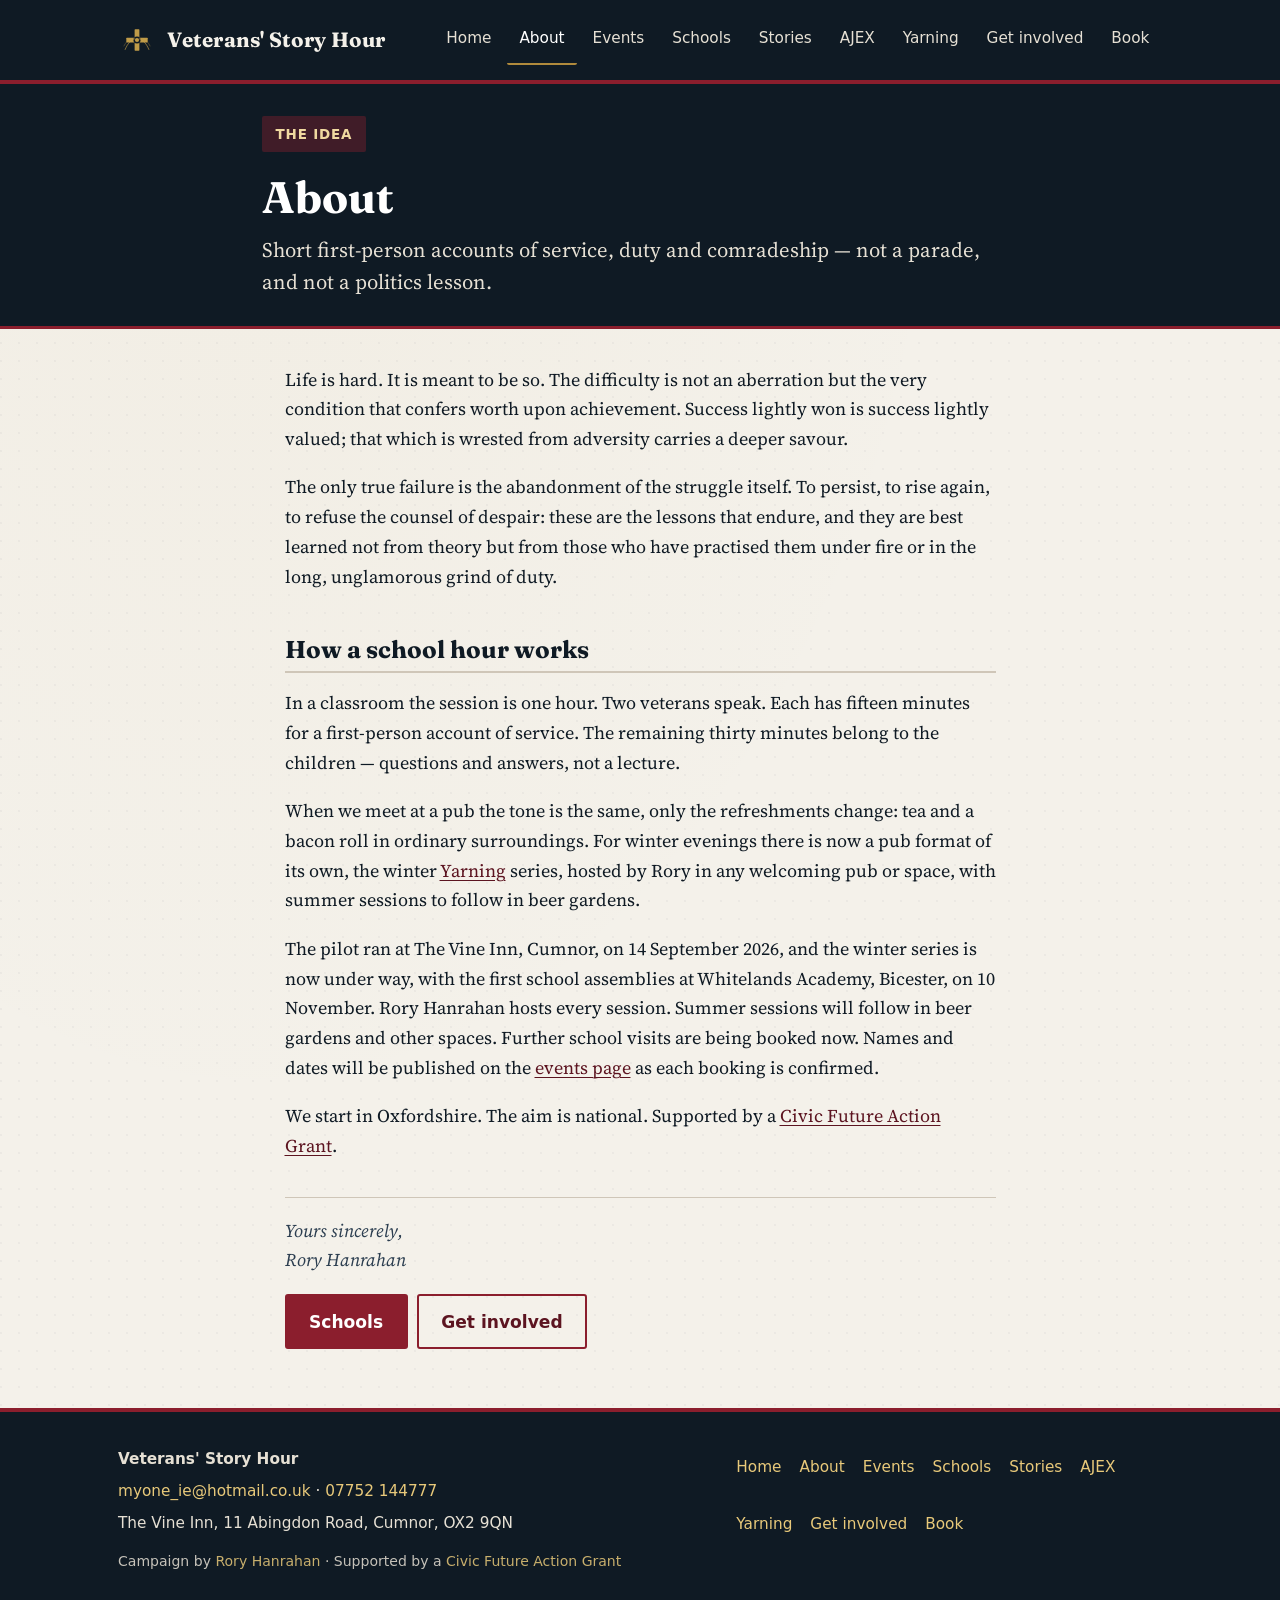
<file: about.html>
<!DOCTYPE html>
<html lang="en-GB">
<head>
  <meta charset="utf-8">
  <meta name="viewport" content="width=device-width, initial-scale=1">
  <meta name="theme-color" content="#0f1a24">
  <title>About — Veterans' Story Hour</title>
  <meta name="description" content="How a Veterans' Story Hour works: in schools, two veterans, 15 minutes each, then 30 minutes of questions from the children.">
  <link rel="canonical" href="https://rhodirish-afk.github.io/veterans-story-hour/about.html">
  <meta property="og:type" content="website">
  <meta property="og:site_name" content="Veterans' Story Hour">
  <meta property="og:title" content="About — Veterans' Story Hour">
  <meta property="og:description" content="How a Veterans' Story Hour works in a classroom.">
  <meta property="og:url" content="https://rhodirish-afk.github.io/veterans-story-hour/about.html">
  <meta property="og:image" content="https://rhodirish-afk.github.io/veterans-story-hour/assets/og.png">
  <link rel="stylesheet" href="css/styles.css">
  <meta property="og:locale" content="en_GB">
  <meta name="twitter:card" content="summary_large_image">
  <meta name="twitter:title" content="About — Veterans' Story Hour">
  <meta name="twitter:description" content="How a Veterans' Story Hour works: in schools, two veterans, 15 minutes each, then 30 minutes of questions from the children.">
  <meta name="twitter:image" content="https://rhodirish-afk.github.io/veterans-story-hour/assets/og.png">
  <meta property="og:image:type" content="image/png">
  <meta property="og:image:width" content="1200">
  <meta property="og:image:height" content="630">
  <meta property="og:image:alt" content="Veterans' Story Hour: lived service, civic pride. Armed Forces veterans into schools, youth centres and libraries.">
  <meta name="twitter:image:alt" content="Veterans' Story Hour: lived service, civic pride. Armed Forces veterans into schools, youth centres and libraries.">
  <link rel="icon" href="assets/mark.svg" type="image/svg+xml">
  <link rel="preconnect" href="https://fonts.googleapis.com">
  <link rel="preconnect" href="https://fonts.gstatic.com" crossorigin>
  <link href="https://fonts.googleapis.com/css2?family=Fraunces:opsz,wght@9..144,600;9..144,700&family=Source+Serif+4:opsz,wght@8..60,400;8..60,600&display=swap" rel="stylesheet">
</head>
<body>
  <a class="skip-link" href="#main">Skip to content</a>
  <header class="site-header">
    <div class="site-header-inner">
      <a class="brand" href="index.html">
        <img class="brand-mark" src="assets/mark.svg" width="34" height="34" alt="">
        <p class="site-title">Veterans' Story Hour</p>
      </a>
      <nav class="site-nav" aria-label="Main">
        <a href="index.html">Home</a>
        <a href="about.html" aria-current="page">About</a>
        <a href="events.html">Events</a>
        <a href="schools.html">Schools</a>
        <a href="stories.html">Stories</a>
        <a href="ajex.html">AJEX</a>
        <a href="yarning.html">Yarning</a>
        <a href="involve.html">Get involved</a>
        <a href="book.html">Book</a>
      </nav>
    </div>
  </header>
  <div class="page-band">
    <div class="page-band-inner">
      <p class="tagline">The idea</p>
      <h1>About</h1>
      <p class="lede">Short first-person accounts of service, duty and comradeship — not a parade, and not a politics lesson.</p>
    </div>
  </div>
  <main id="main" tabindex="-1">
    <p>Life is hard. It is meant to be so. The difficulty is not an aberration but the very condition that confers worth upon achievement. Success lightly won is success lightly valued; that which is wrested from adversity carries a deeper savour.</p>
    <p>The only true failure is the abandonment of the struggle itself. To persist, to rise again, to refuse the counsel of despair: these are the lessons that endure, and they are best learned not from theory but from those who have practised them under fire or in the long, unglamorous grind of duty.</p>
    <h2>How a school hour works</h2>
    <p>In a classroom the session is one hour. Two veterans speak. Each has fifteen minutes for a first-person account of service. The remaining thirty minutes belong to the children — questions and answers, not a lecture.</p>
    <p>When we meet at a pub the tone is the same, only the refreshments change: tea and a bacon roll in ordinary surroundings. For winter evenings there is now a pub format of its own, the winter <a href="yarning.html">Yarning</a> series, hosted by Rory in any welcoming pub or space, with summer sessions to follow in beer gardens.</p>
    <p>The pilot ran at The Vine Inn, Cumnor, on 14 September 2026, and the winter series is now under way, with the first school assemblies at Whitelands Academy, Bicester, on 10 November. Rory Hanrahan hosts every session. Summer sessions will follow in beer gardens and other spaces. Further school visits are being booked now. Names and dates will be published on the <a href="events.html">events page</a> as each booking is confirmed.</p>
    <p>We start in Oxfordshire. The aim is national. Supported by a <a href="https://civicfuture.org/" target="_blank" rel="noopener">Civic Future Action Grant</a>.</p>
    <p class="sign-off">Yours sincerely,<br>Rory Hanrahan</p>
    <div class="btn-row">
      <a class="btn" href="schools.html">Schools</a>
      <a class="btn btn-ghost" href="involve.html">Get involved</a>
    </div>
  </main>
  <footer class="site-footer">
    <div class="site-footer-inner">
      <div>
        <p><strong>Veterans' Story Hour</strong></p>
        <p><a href="mailto:myone_ie@hotmail.co.uk?subject=Veterans%20Story%20Hour">myone_ie@hotmail.co.uk</a> · <a href="tel:+447752144777">07752 144777</a></p>
        <p>The Vine Inn, 11 Abingdon Road, Cumnor, OX2 9QN</p>
        <p class="fine">Campaign by <a href="https://roryhanrahan.co.uk/">Rory Hanrahan</a> · Supported by a <a href="https://civicfuture.org/" target="_blank" rel="noopener">Civic Future Action Grant</a></p>
      </div>
      <div>
        <ul class="footer-nav" aria-label="Footer">
          <li><a href="index.html">Home</a></li>
          <li><a href="about.html" aria-current="page">About</a></li>
          <li><a href="events.html">Events</a></li>
          <li><a href="schools.html">Schools</a></li>
          <li><a href="stories.html">Stories</a></li>
          <li><a href="ajex.html">AJEX</a></li>
          <li><a href="yarning.html">Yarning</a></li>
          <li><a href="involve.html">Get involved</a></li>
          <li><a href="book.html">Book</a></li>
        </ul>
      </div>
    </div>
  </footer>
</body>
</html>
</file>
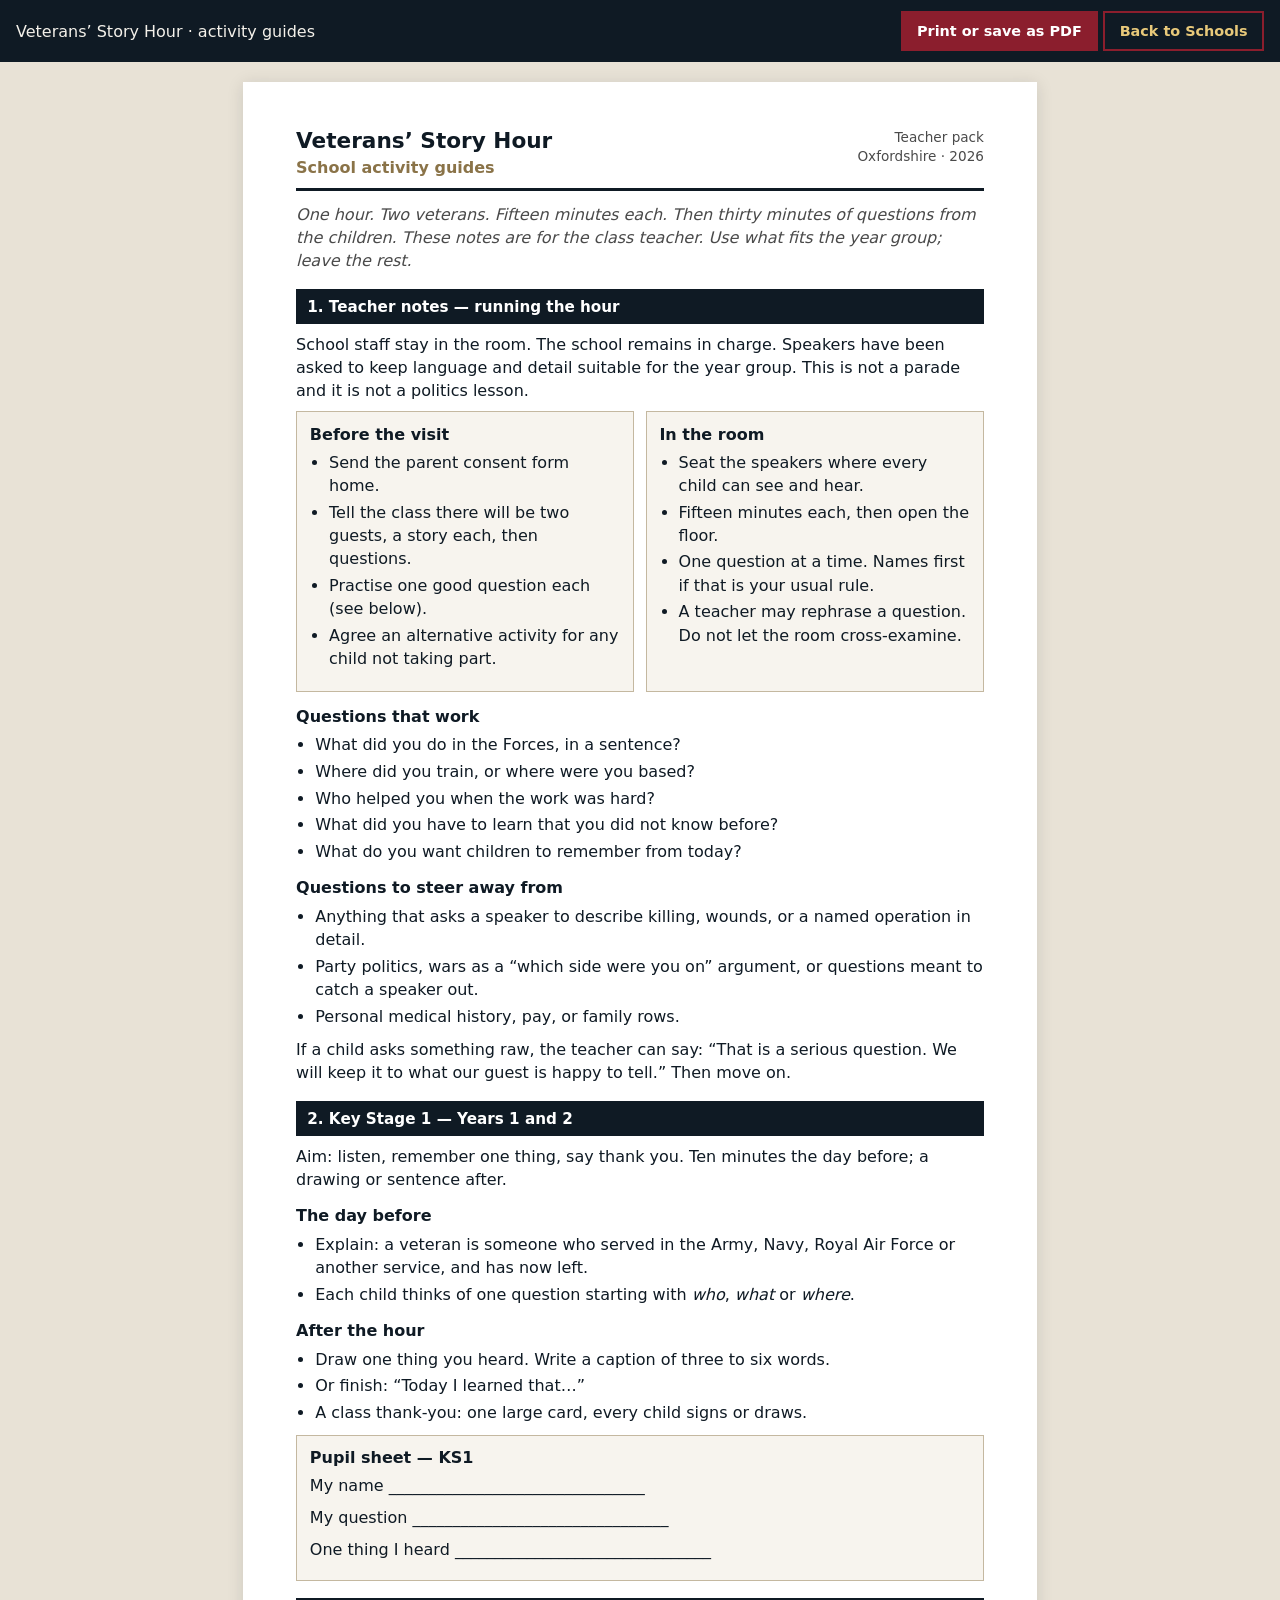
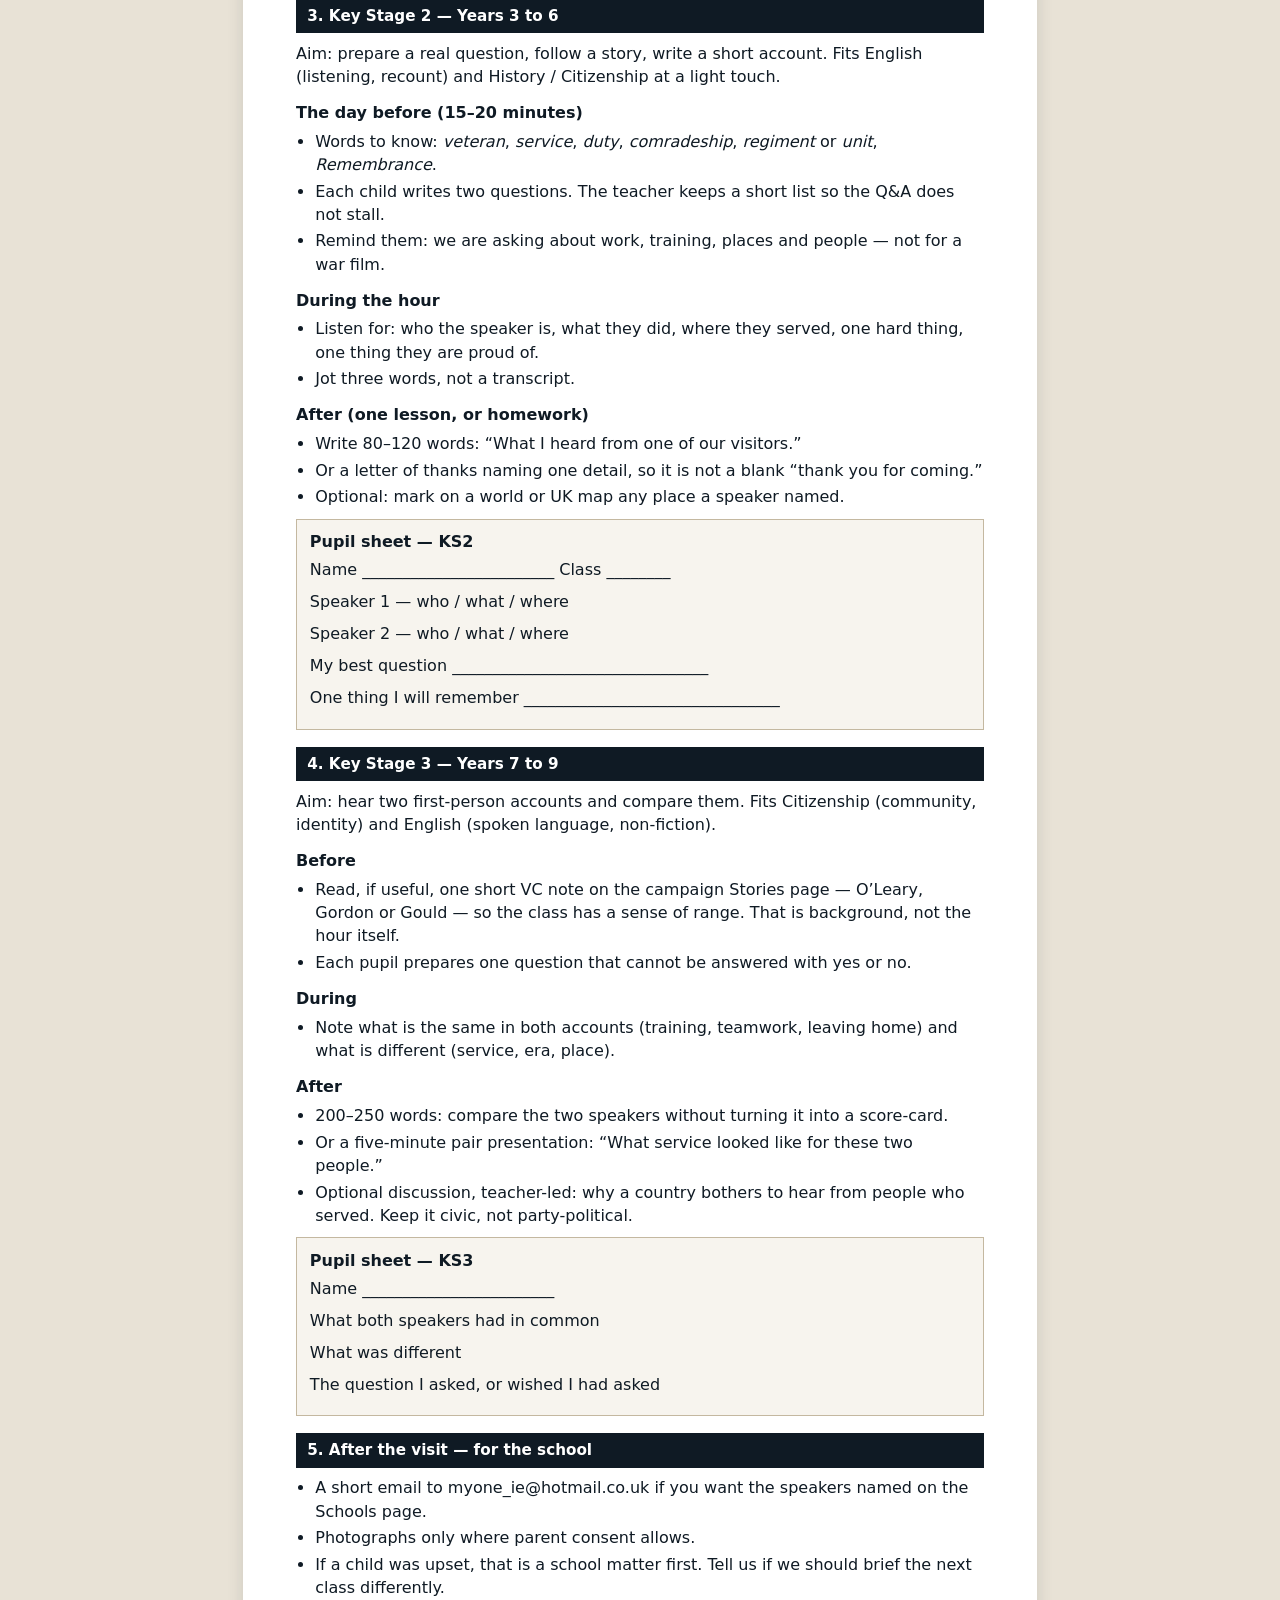
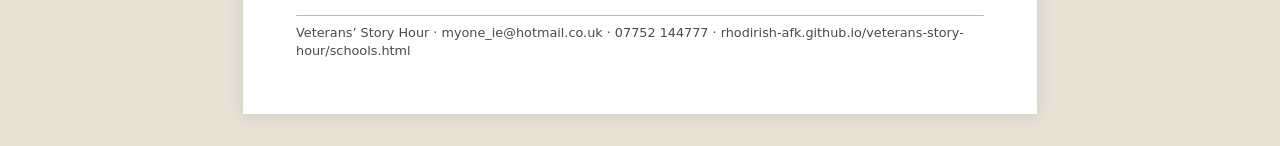
<file: activity-guides.html>
<!DOCTYPE html>
<html lang="en-GB">
<head>
  <meta charset="utf-8">
  <meta name="viewport" content="width=device-width, initial-scale=1">
  <meta name="theme-color" content="#0f1a24">
  <title>School activity guides — Veterans' Story Hour</title>
  <meta name="description" content="Classroom activity guides for a Veterans' Story Hour: teacher notes, Key Stage 1, Key Stage 2 and Key Stage 3.">
  <link rel="canonical" href="https://rhodirish-afk.github.io/veterans-story-hour/activity-guides.html">
  <meta property="og:type" content="website">
  <meta property="og:site_name" content="Veterans' Story Hour">
  <meta property="og:title" content="School activity guides — Veterans' Story Hour">
  <meta property="og:description" content="Classroom activity guides for a Veterans' Story Hour: teacher notes, Key Stage 1, Key Stage 2 and Key Stage 3.">
  <meta property="og:url" content="https://rhodirish-afk.github.io/veterans-story-hour/activity-guides.html">
  <meta property="og:image" content="https://rhodirish-afk.github.io/veterans-story-hour/assets/og.png">
  <meta property="og:image:type" content="image/png">
  <meta property="og:image:width" content="1200">
  <meta property="og:image:height" content="630">
  <meta property="og:image:alt" content="Veterans' Story Hour: lived service, civic pride.">
  <meta property="og:locale" content="en_GB">
  <meta name="twitter:card" content="summary_large_image">
  <link rel="icon" href="assets/mark.svg" type="image/svg+xml">
  <style>
    :root { --ink:#0f1a24; --muted:#4a4a4a; --gold:#8a7348; --line:#c4b8a0; --cream:#f4efe6; --pale:#f7f4ee; --crimson:#8b1e2d; }
    * { box-sizing: border-box; }
    body { margin:0; color:var(--ink); font:16px/1.45 Calibri,"Segoe UI",system-ui,sans-serif; background:#e8e2d6; }
    .toolbar { position:sticky; top:0; z-index:20; background:var(--ink); color:#f4f1ea; padding:0.7rem 1rem; display:flex; flex-wrap:wrap; gap:0.5rem 1rem; align-items:center; justify-content:space-between; }
    .toolbar a, .toolbar button { font:600 0.9rem/1 system-ui,sans-serif; color:#e8c97a; background:transparent; border:2px solid #8b1e2d; padding:0.5rem 0.9rem; min-height:2.5rem; cursor:pointer; text-decoration:none; display:inline-flex; align-items:center; }
    .toolbar button { background:#8b1e2d; color:#fff; }
    .sheet { max-width:210mm; margin:1.25rem auto 2rem; background:#fff; padding:12mm 14mm 14mm; box-shadow:0 2px 16px rgba(15,26,36,.12); }
    header.form-head { display:flex; justify-content:space-between; gap:1rem; border-bottom:3px solid var(--ink); padding-bottom:0.55rem; margin-bottom:0.75rem; }
    header.form-head h1 { margin:0; font-size:1.35rem; line-height:1.2; }
    header.form-head p { margin:0.15rem 0 0; color:var(--gold); font-weight:600; }
    .meta { text-align:right; color:var(--muted); font-size:0.85rem; }
    h2 { background:var(--ink); color:#fff; font-size:0.95rem; margin:1.05rem 0 0.55rem; padding:0.4rem 0.7rem; }
    h3 { font-size:1rem; margin:0.8rem 0 0.35rem; }
    p { margin:0 0 0.55rem; }
    .lead { font-style:italic; color:var(--muted); }
    ul, ol { margin:0 0 0.65rem; padding-left:1.2rem; }
    li { margin-bottom:0.22rem; }
    .grid2 { display:grid; grid-template-columns:1fr 1fr; gap:0.7rem; margin:0.4rem 0 0.7rem; }
    .box { background:var(--pale); border:1px solid var(--line); padding:0.65rem 0.8rem; }
    .box strong { display:block; margin-bottom:0.3rem; }
    .lines p { border-bottom:1px solid #bbb; min-height:1.35rem; margin:0 0 0.35rem; }
    footer.form-foot { margin-top:1rem; padding-top:0.45rem; border-top:1px solid var(--line); font-size:0.8rem; color:var(--muted); }
    .break { break-before: page; }
    @media print { body { background:#fff; } .toolbar { display:none; } .sheet { margin:0; box-shadow:none; max-width:none; padding:8mm 10mm; } a { color:inherit; text-decoration:none; } }
    @media (max-width:640px) { .sheet { margin:0; padding:1rem; } .grid2 { grid-template-columns:1fr; } header.form-head { flex-direction:column; } .meta { text-align:left; } }
  </style>
</head>
<body>
  <div class="toolbar">
    <span>Veterans’ Story Hour · activity guides</span>
    <span>
      <button type="button" onclick="window.print()">Print or save as PDF</button>
      <a href="schools.html">Back to Schools</a>
    </span>
  </div>
  <article class="sheet">
    <header class="form-head">
      <div><h1>Veterans’ Story Hour</h1><p>School activity guides</p></div>
      <div class="meta">Teacher pack<br>Oxfordshire · 2026</div>
    </header>
    <p class="lead">One hour. Two veterans. Fifteen minutes each. Then thirty minutes of questions from the children. These notes are for the class teacher. Use what fits the year group; leave the rest.</p>
    <h2>1. Teacher notes — running the hour</h2>
    <p>School staff stay in the room. The school remains in charge. Speakers have been asked to keep language and detail suitable for the year group. This is not a parade and it is not a politics lesson.</p>
    <div class="grid2">
      <div class="box">
        <strong>Before the visit</strong>
        <ul>
          <li>Send the parent consent form home.</li>
          <li>Tell the class there will be two guests, a story each, then questions.</li>
          <li>Practise one good question each (see below).</li>
          <li>Agree an alternative activity for any child not taking part.</li>
        </ul>
      </div>
      <div class="box">
        <strong>In the room</strong>
        <ul>
          <li>Seat the speakers where every child can see and hear.</li>
          <li>Fifteen minutes each, then open the floor.</li>
          <li>One question at a time. Names first if that is your usual rule.</li>
          <li>A teacher may rephrase a question. Do not let the room cross-examine.</li>
        </ul>
      </div>
    </div>
    <h3>Questions that work</h3>
    <ul>
      <li>What did you do in the Forces, in a sentence?</li>
      <li>Where did you train, or where were you based?</li>
      <li>Who helped you when the work was hard?</li>
      <li>What did you have to learn that you did not know before?</li>
      <li>What do you want children to remember from today?</li>
    </ul>
    <h3>Questions to steer away from</h3>
    <ul>
      <li>Anything that asks a speaker to describe killing, wounds, or a named operation in detail.</li>
      <li>Party politics, wars as a “which side were you on” argument, or questions meant to catch a speaker out.</li>
      <li>Personal medical history, pay, or family rows.</li>
    </ul>
    <p>If a child asks something raw, the teacher can say: “That is a serious question. We will keep it to what our guest is happy to tell.” Then move on.</p>
    <h2>2. Key Stage 1 — Years 1 and 2</h2>
    <p>Aim: listen, remember one thing, say thank you. Ten minutes the day before; a drawing or sentence after.</p>
    <h3>The day before</h3>
    <ul>
      <li>Explain: a veteran is someone who served in the Army, Navy, Royal Air Force or another service, and has now left.</li>
      <li>Each child thinks of one question starting with <em>who</em>, <em>what</em> or <em>where</em>.</li>
    </ul>
    <h3>After the hour</h3>
    <ul>
      <li>Draw one thing you heard. Write a caption of three to six words.</li>
      <li>Or finish: “Today I learned that…”</li>
      <li>A class thank-you: one large card, every child signs or draws.</li>
    </ul>
    <div class="box">
      <strong>Pupil sheet — KS1</strong>
      <p>My name ________________________________</p>
      <p>My question ________________________________</p>
      <p>One thing I heard ________________________________</p>
    </div>
    <h2>3. Key Stage 2 — Years 3 to 6</h2>
    <p>Aim: prepare a real question, follow a story, write a short account. Fits English (listening, recount) and History / Citizenship at a light touch.</p>
    <h3>The day before (15–20 minutes)</h3>
    <ul>
      <li>Words to know: <em>veteran</em>, <em>service</em>, <em>duty</em>, <em>comradeship</em>, <em>regiment</em> or <em>unit</em>, <em>Remembrance</em>.</li>
      <li>Each child writes two questions. The teacher keeps a short list so the Q&amp;A does not stall.</li>
      <li>Remind them: we are asking about work, training, places and people — not for a war film.</li>
    </ul>
    <h3>During the hour</h3>
    <ul>
      <li>Listen for: who the speaker is, what they did, where they served, one hard thing, one thing they are proud of.</li>
      <li>Jot three words, not a transcript.</li>
    </ul>
    <h3>After (one lesson, or homework)</h3>
    <ul>
      <li>Write 80–120 words: “What I heard from one of our visitors.”</li>
      <li>Or a letter of thanks naming one detail, so it is not a blank “thank you for coming.”</li>
      <li>Optional: mark on a world or UK map any place a speaker named.</li>
    </ul>
    <div class="box">
      <strong>Pupil sheet — KS2</strong>
      <p>Name ________________________ Class ________</p>
      <p>Speaker 1 — who / what / where</p>
      <p>Speaker 2 — who / what / where</p>
      <p>My best question ________________________________</p>
      <p>One thing I will remember ________________________________</p>
    </div>
    <h2>4. Key Stage 3 — Years 7 to 9</h2>
    <p>Aim: hear two first-person accounts and compare them. Fits Citizenship (community, identity) and English (spoken language, non-fiction).</p>
    <h3>Before</h3>
    <ul>
      <li>Read, if useful, one short VC note on the campaign Stories page — O’Leary, Gordon or Gould — so the class has a sense of range. That is background, not the hour itself.</li>
      <li>Each pupil prepares one question that cannot be answered with yes or no.</li>
    </ul>
    <h3>During</h3>
    <ul>
      <li>Note what is the same in both accounts (training, teamwork, leaving home) and what is different (service, era, place).</li>
    </ul>
    <h3>After</h3>
    <ul>
      <li>200–250 words: compare the two speakers without turning it into a score-card.</li>
      <li>Or a five-minute pair presentation: “What service looked like for these two people.”</li>
      <li>Optional discussion, teacher-led: why a country bothers to hear from people who served. Keep it civic, not party-political.</li>
    </ul>
    <div class="box">
      <strong>Pupil sheet — KS3</strong>
      <p>Name ________________________</p>
      <p>What both speakers had in common</p>
      <p>What was different</p>
      <p>The question I asked, or wished I had asked</p>
    </div>
    <h2>5. After the visit — for the school</h2>
    <ul>
      <li>A short email to myone_ie@hotmail.co.uk if you want the speakers named on the Schools page.</li>
      <li>Photographs only where parent consent allows.</li>
      <li>If a child was upset, that is a school matter first. Tell us if we should brief the next class differently.</li>
    </ul>
    <footer class="form-foot">Veterans’ Story Hour · myone_ie@hotmail.co.uk · 07752 144777 · rhodirish-afk.github.io/veterans-story-hour/schools.html</footer>
  </article>
</body>
</html>
</file>
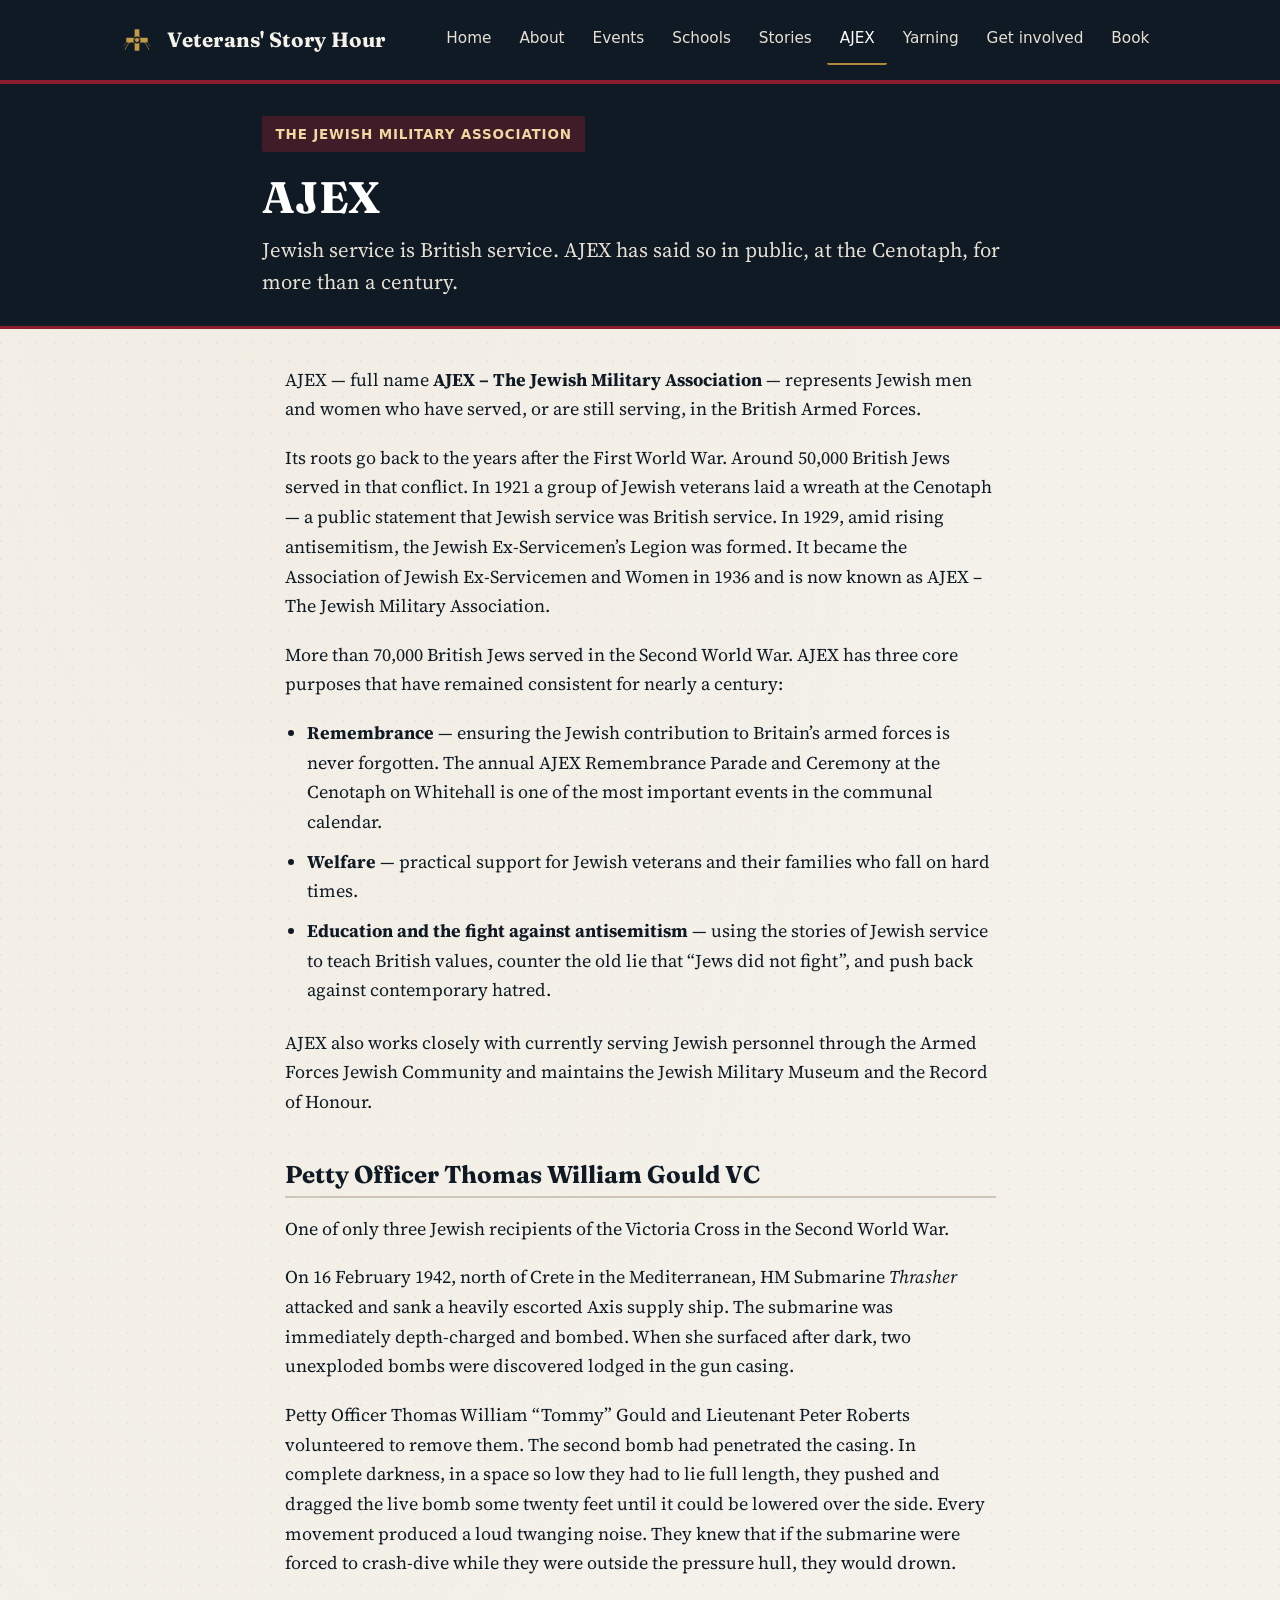
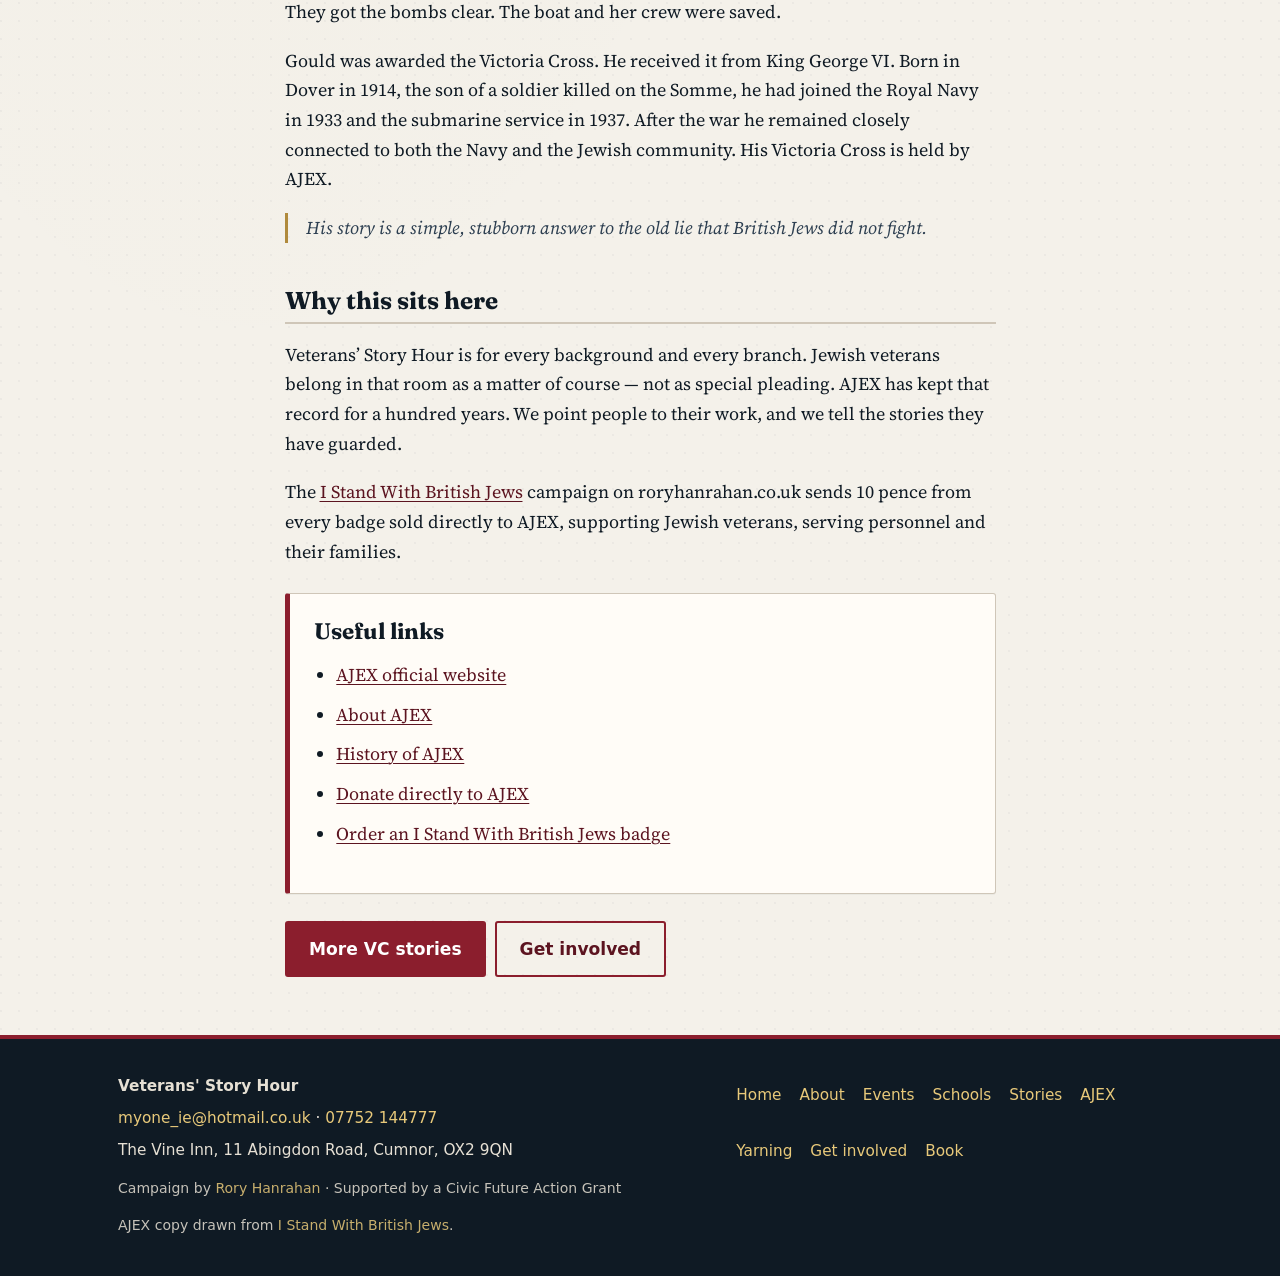
<file: ajex.html>
<!DOCTYPE html>
<html lang="en-GB">
<head>
  <meta charset="utf-8">
  <meta name="viewport" content="width=device-width, initial-scale=1">
  <title>AJEX — Veterans' Story Hour</title>
  <meta name="description" content="AJEX – The Jewish Military Association: remembrance, welfare and the stories of British Jewish service. Tommy Gould VC.">
  <link rel="canonical" href="https://rhodirish-afk.github.io/veterans-story-hour/ajex.html">
  <meta property="og:type" content="website">
  <meta property="og:site_name" content="Veterans' Story Hour">
  <meta property="og:title" content="AJEX — Veterans' Story Hour">
  <meta property="og:description" content="AJEX – The Jewish Military Association: remembrance, welfare and the stories of British Jewish service.">
  <meta property="og:url" content="https://rhodirish-afk.github.io/veterans-story-hour/ajex.html">
  <meta property="og:image" content="https://rhodirish-afk.github.io/veterans-story-hour/assets/og.png">
  <meta property="og:image:type" content="image/png">
  <meta property="og:image:width" content="1200">
  <meta property="og:image:height" content="630">
  <meta property="og:image:alt" content="Veterans' Story Hour: lived service, civic pride. Armed Forces veterans into schools, youth centres and libraries.">
  <meta property="og:locale" content="en_GB">
  <meta name="twitter:card" content="summary_large_image">
  <meta name="twitter:title" content="AJEX — Veterans' Story Hour">
  <meta name="twitter:description" content="AJEX – The Jewish Military Association: remembrance, welfare and the stories of British Jewish service.">
  <meta name="twitter:image" content="https://rhodirish-afk.github.io/veterans-story-hour/assets/og.png">
  <meta name="twitter:image:alt" content="Veterans' Story Hour: lived service, civic pride. Armed Forces veterans into schools, youth centres and libraries.">
  <meta name="theme-color" content="#0f1a24">
  <link rel="icon" href="assets/mark.svg" type="image/svg+xml">
  <link rel="preconnect" href="https://fonts.googleapis.com">
  <link rel="preconnect" href="https://fonts.gstatic.com" crossorigin>
  <link href="https://fonts.googleapis.com/css2?family=Fraunces:opsz,wght@9..144,600;9..144,700&family=Source+Serif+4:opsz,wght@8..60,400;8..60,600&display=swap" rel="stylesheet">
  <link rel="stylesheet" href="css/styles.css">
</head>
<body>
  <a class="skip-link" href="#main">Skip to content</a>
  <header class="site-header">
    <div class="site-header-inner">
      <a class="brand" href="index.html">
        <img class="brand-mark" src="assets/mark.svg" width="34" height="34" alt="">
        <p class="site-title">Veterans' Story Hour</p>
      </a>
      <nav class="site-nav" aria-label="Main">
        <a href="index.html">Home</a>
        <a href="about.html">About</a>
        <a href="events.html">Events</a>
        <a href="schools.html">Schools</a>
        <a href="stories.html">Stories</a>
        <a href="ajex.html" aria-current="page">AJEX</a>
        <a href="yarning.html">Yarning</a>
        <a href="involve.html">Get involved</a>
        <a href="book.html">Book</a>
      </nav>
    </div>
  </header>

  <div class="page-band">
    <div class="page-band-inner">
      <p class="tagline">The Jewish Military Association</p>
      <h1>AJEX</h1>
      <p class="lede">Jewish service is British service. AJEX has said so in public, at the Cenotaph, for more than a century.</p>
    </div>
  </div>

  <main id="main">
    <p>AJEX — full name <strong>AJEX – The Jewish Military Association</strong> — represents Jewish men and women who have served, or are still serving, in the British Armed Forces.</p>
    <p>Its roots go back to the years after the First World War. Around 50,000 British Jews served in that conflict. In 1921 a group of Jewish veterans laid a wreath at the Cenotaph — a public statement that Jewish service was British service. In 1929, amid rising antisemitism, the Jewish Ex-Servicemen’s Legion was formed. It became the Association of Jewish Ex-Servicemen and Women in 1936 and is now known as AJEX – The Jewish Military Association.</p>
    <p>More than 70,000 British Jews served in the Second World War. AJEX has three core purposes that have remained consistent for nearly a century:</p>
    <ul>
      <li><strong>Remembrance</strong> — ensuring the Jewish contribution to Britain’s armed forces is never forgotten. The annual AJEX Remembrance Parade and Ceremony at the Cenotaph on Whitehall is one of the most important events in the communal calendar.</li>
      <li><strong>Welfare</strong> — practical support for Jewish veterans and their families who fall on hard times.</li>
      <li><strong>Education and the fight against antisemitism</strong> — using the stories of Jewish service to teach British values, counter the old lie that “Jews did not fight”, and push back against contemporary hatred.</li>
    </ul>
    <p>AJEX also works closely with currently serving Jewish personnel through the Armed Forces Jewish Community and maintains the Jewish Military Museum and the Record of Honour.</p>

    <h2>Petty Officer Thomas William Gould VC</h2>
    <p>One of only three Jewish recipients of the Victoria Cross in the Second World War.</p>
    <p>On 16 February 1942, north of Crete in the Mediterranean, HM Submarine <em>Thrasher</em> attacked and sank a heavily escorted Axis supply ship. The submarine was immediately depth-charged and bombed. When she surfaced after dark, two unexploded bombs were discovered lodged in the gun casing.</p>
    <p>Petty Officer Thomas William “Tommy” Gould and Lieutenant Peter Roberts volunteered to remove them. The second bomb had penetrated the casing. In complete darkness, in a space so low they had to lie full length, they pushed and dragged the live bomb some twenty feet until it could be lowered over the side. Every movement produced a loud twanging noise. They knew that if the submarine were forced to crash-dive while they were outside the pressure hull, they would drown.</p>
    <p>They got the bombs clear. The boat and her crew were saved.</p>
    <p>Gould was awarded the Victoria Cross. He received it from King George VI. Born in Dover in 1914, the son of a soldier killed on the Somme, he had joined the Royal Navy in 1933 and the submarine service in 1937. After the war he remained closely connected to both the Navy and the Jewish community. His Victoria Cross is held by AJEX.</p>
    <p class="quote">His story is a simple, stubborn answer to the old lie that British Jews did not fight.</p>

    <h2>Why this sits here</h2>
    <p>Veterans’ Story Hour is for every background and every branch. Jewish veterans belong in that room as a matter of course — not as special pleading. AJEX has kept that record for a hundred years. We point people to their work, and we tell the stories they have guarded.</p>
    <p>The <a href="https://roryhanrahan.co.uk/jews.html">I Stand With British Jews</a> campaign on roryhanrahan.co.uk sends 10 pence from every badge sold directly to AJEX, supporting Jewish veterans, serving personnel and their families.</p>

    <div class="cta-box">
      <h2>Useful links</h2>
      <ul>
        <li><a href="https://www.ajex.org.uk/" target="_blank" rel="noopener">AJEX official website</a></li>
        <li><a href="https://www.ajex.org.uk/about-us" target="_blank" rel="noopener">About AJEX</a></li>
        <li><a href="https://www.ajex.org.uk/history" target="_blank" rel="noopener">History of AJEX</a></li>
        <li><a href="https://www.ajex.org.uk/donate" target="_blank" rel="noopener">Donate directly to AJEX</a></li>
        <li><a href="https://i-stand-with-british-jews.myshopify.com/products/i-stand-with-british-jews-badge" target="_blank" rel="noopener">Order an I Stand With British Jews badge</a></li>
      </ul>
    </div>

    <div class="btn-row">
      <a class="btn" href="stories.html">More VC stories</a>
      <a class="btn btn-ghost" href="involve.html">Get involved</a>
    </div>
  </main>

  <footer class="site-footer">
    <div class="site-footer-inner">
      <div>
        <p><strong>Veterans' Story Hour</strong></p>
        <p><a href="mailto:myone_ie@hotmail.co.uk">myone_ie@hotmail.co.uk</a> · <a href="tel:+447752144777">07752 144777</a></p>
        <p>The Vine Inn, 11 Abingdon Road, Cumnor, OX2 9QN</p>
        <p class="fine">Campaign by <a href="https://roryhanrahan.co.uk/veterans.html">Rory Hanrahan</a> · Supported by a Civic Future Action Grant</p>
        <p class="fine">AJEX copy drawn from <a href="https://roryhanrahan.co.uk/jews.html">I Stand With British Jews</a>.</p>
      </div>
      <div>
        <ul class="footer-nav" aria-label="Footer">
          <li><a href="index.html">Home</a></li>
          <li><a href="about.html">About</a></li>
          <li><a href="events.html">Events</a></li>
          <li><a href="schools.html">Schools</a></li>
          <li><a href="stories.html">Stories</a></li>
          <li><a href="ajex.html" aria-current="page">AJEX</a></li>
          <li><a href="yarning.html">Yarning</a></li>
          <li><a href="involve.html">Get involved</a></li>
          <li><a href="book.html">Book</a></li>
        </ul>
      </div>
    </div>
  </footer>
</body>
</html>
</file>
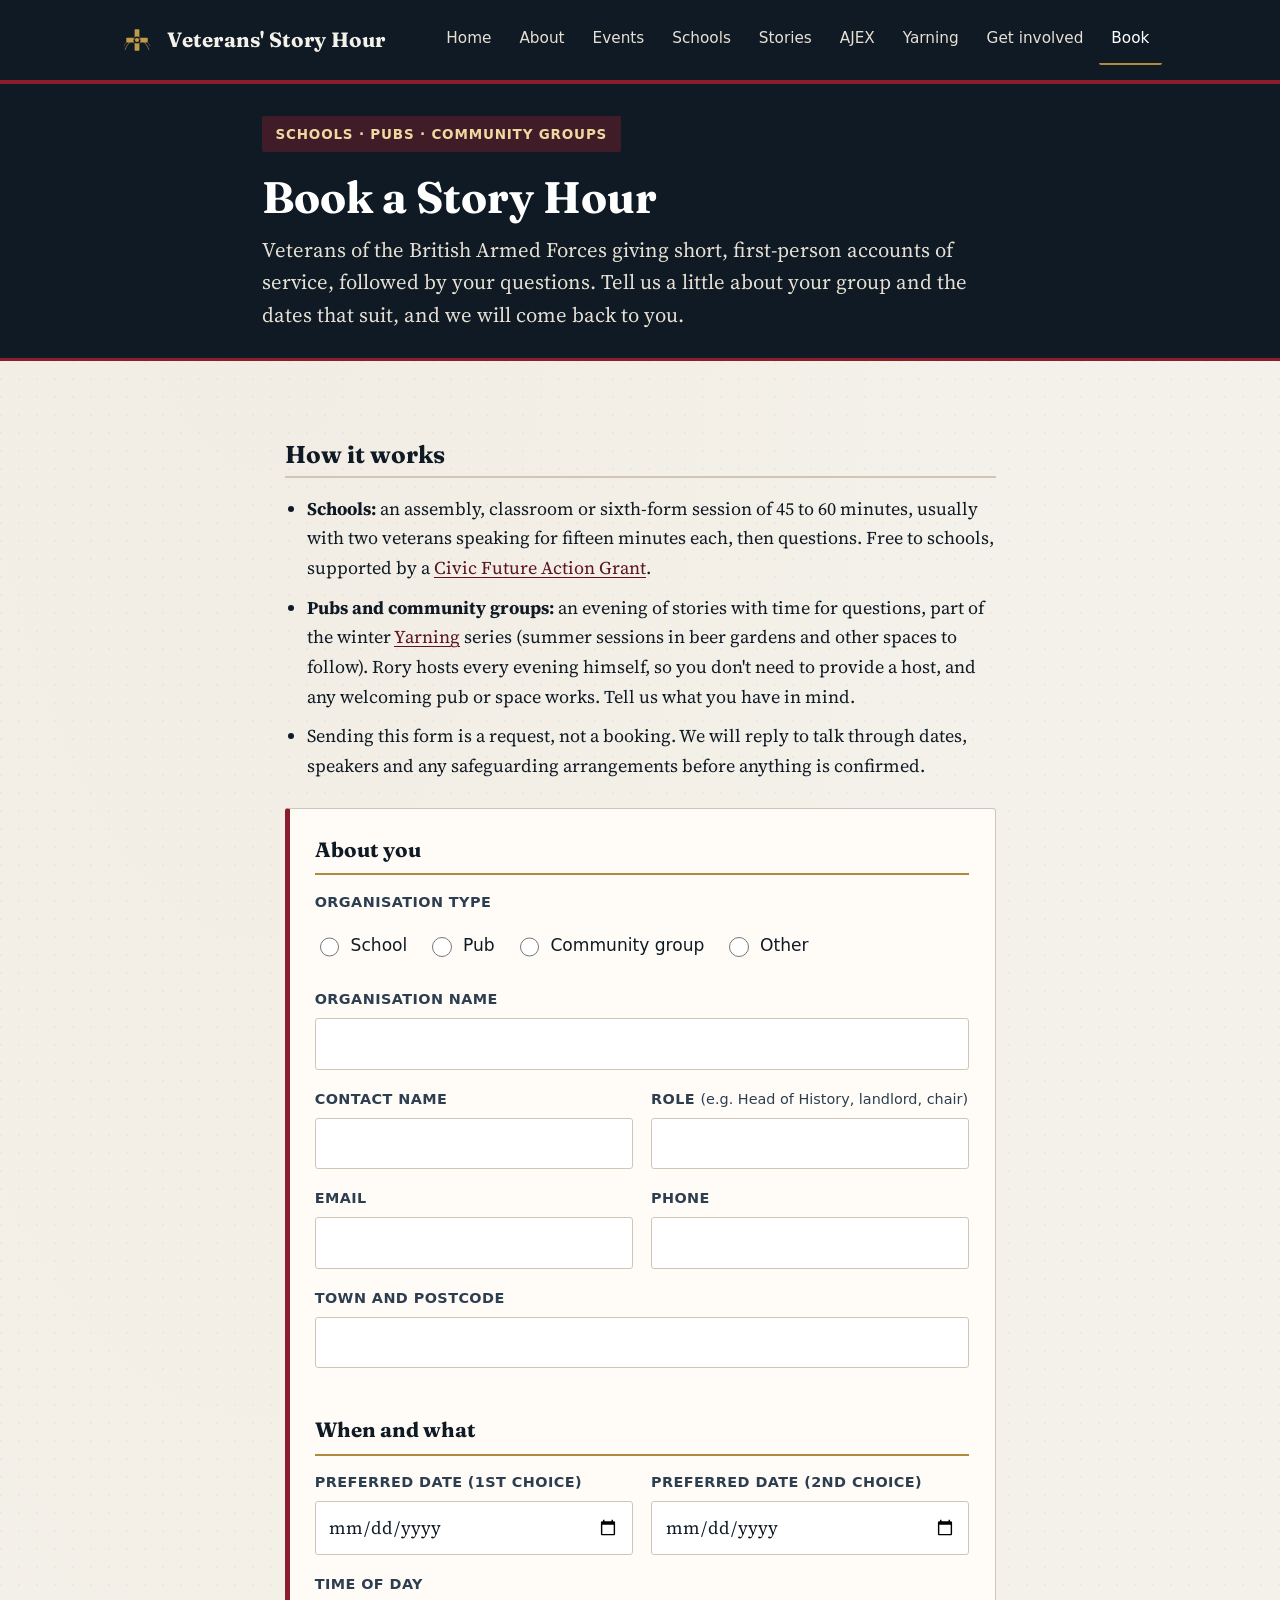
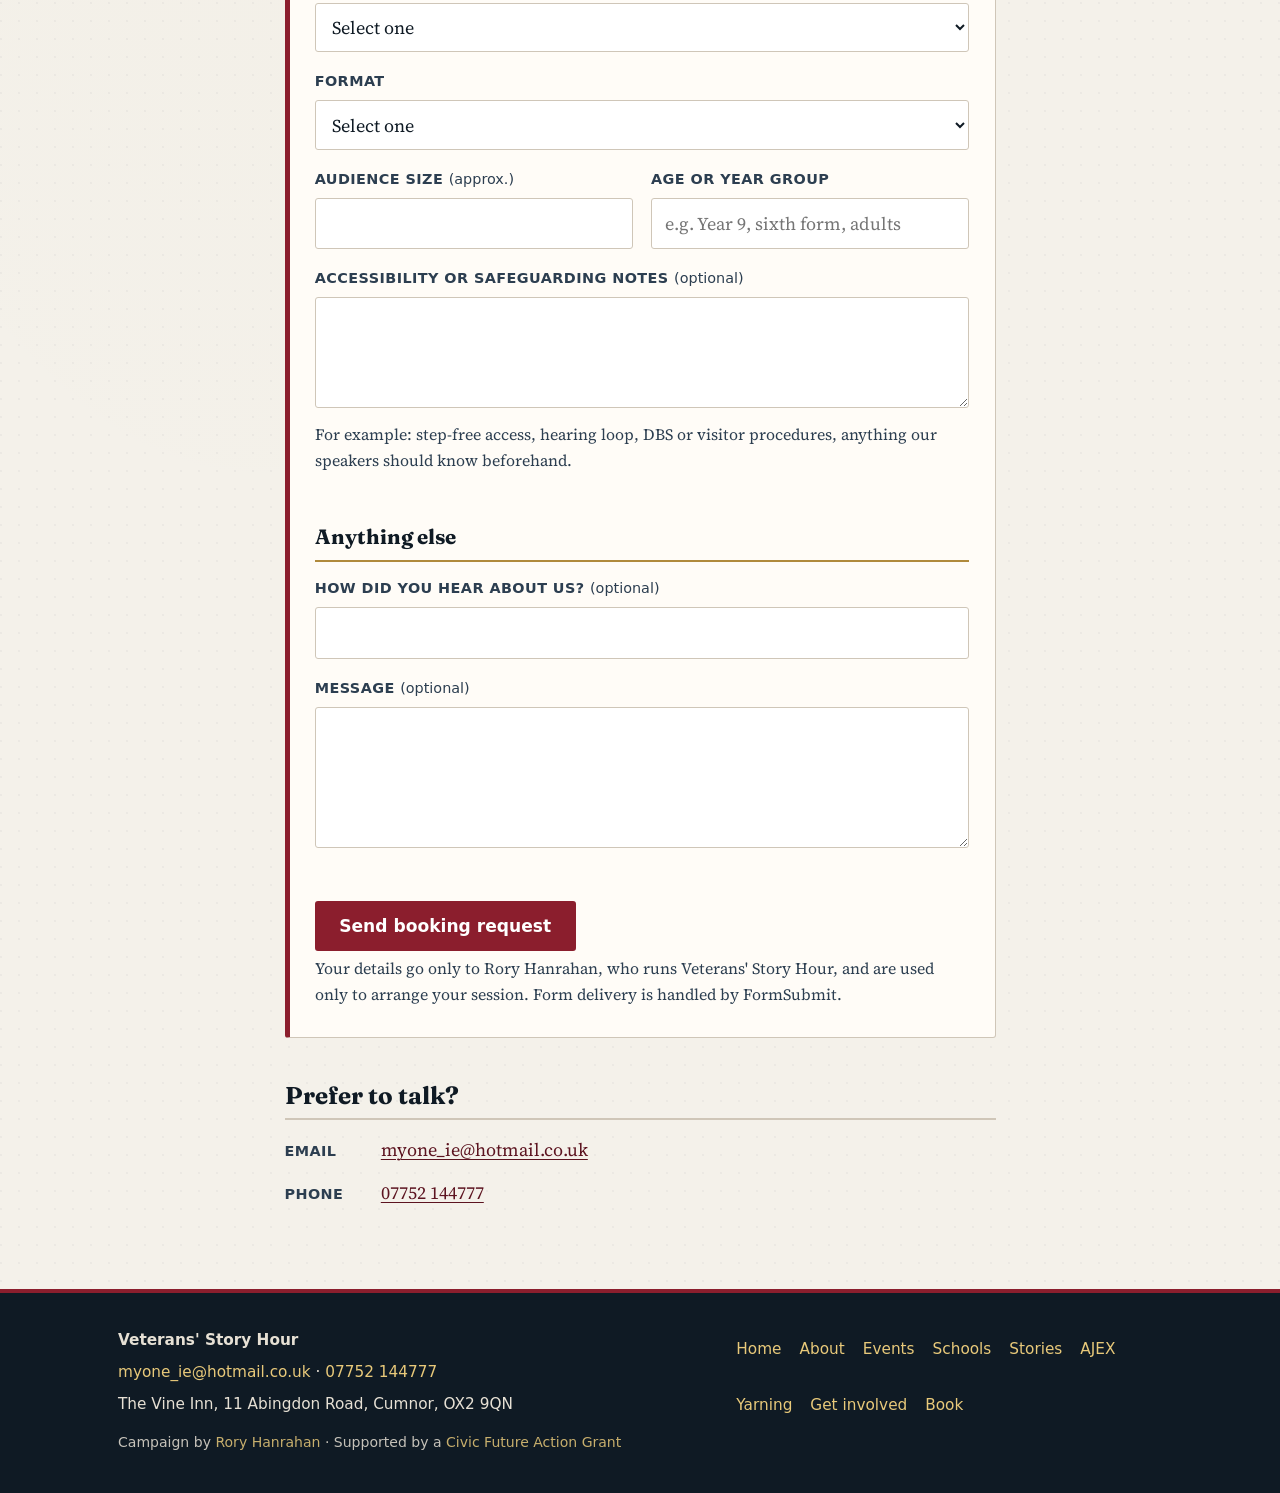
<file: book.html>
<!DOCTYPE html>
<html lang="en-GB">
<head>
  <meta charset="utf-8">
  <meta name="viewport" content="width=device-width, initial-scale=1">
  <meta name="theme-color" content="#0f1a24">
  <title>Book a Story Hour — Veterans' Story Hour</title>
  <meta name="description" content="Ask for a Veterans' Story Hour at your school, pub or community group. Veterans of the British Armed Forces give short first-person accounts of service. Free to schools.">
  <link rel="canonical" href="https://rhodirish-afk.github.io/veterans-story-hour/book.html">
  <meta property="og:title" content="Book a Story Hour — Veterans' Story Hour">
  <meta property="og:url" content="https://rhodirish-afk.github.io/veterans-story-hour/book.html">
  <meta property="og:image" content="https://rhodirish-afk.github.io/veterans-story-hour/assets/og.png">
  <meta property="og:image:type" content="image/png">
  <meta property="og:image:width" content="1200">
  <meta property="og:image:height" content="630">
  <meta property="og:image:alt" content="Veterans' Story Hour: lived service, civic pride. Armed Forces veterans into schools, youth centres and libraries.">
  <link rel="icon" href="assets/mark.svg" type="image/svg+xml">
  <link rel="preconnect" href="https://fonts.googleapis.com">
  <link rel="preconnect" href="https://fonts.gstatic.com" crossorigin>
  <link href="https://fonts.googleapis.com/css2?family=Fraunces:opsz,wght@9..144,600;9..144,700&family=Source+Serif+4:opsz,wght@8..60,400;8..60,600&display=swap" rel="stylesheet">
  <link rel="stylesheet" href="css/styles.css">
  <style>
    /* Booking form: page-local styles, matching the site palette */
    .booking-form { background: var(--foam); border: 1px solid var(--line); border-left: 5px solid var(--crimson); border-radius: var(--radius); padding: 1.35rem 1.4rem 1.6rem; margin: 1.5rem 0; }
    .booking-form fieldset { border: none; margin: 0 0 1.5rem; padding: 0; }
    .booking-form legend { font-family: "Fraunces", "Source Serif 4", Georgia, serif; font-weight: 700; font-size: 1.15rem; color: var(--ink); padding: 0 0 0.35rem; margin-bottom: 0.85rem; border-bottom: 2px solid var(--gold); width: 100%; }
    .field { margin-bottom: 1rem; }
    .field-row { display: grid; gap: 0 1rem; }
    @media (min-width: 640px) { .field-row { grid-template-columns: 1fr 1fr; } }
    .booking-form label, .booking-form .group-label { display: block; font-family: system-ui, -apple-system, "Segoe UI", sans-serif; font-size: 0.8rem; font-weight: 600; letter-spacing: 0.03em; text-transform: uppercase; color: var(--ink-soft); margin-bottom: 0.35rem; }
    .booking-form .opt { text-transform: none; letter-spacing: 0; font-weight: 400; color: var(--ink-soft); }
    .booking-form input[type="text"], .booking-form input[type="email"], .booking-form input[type="tel"], .booking-form input[type="date"], .booking-form input[type="number"], .booking-form select, .booking-form textarea { width: 100%; min-height: var(--touch); font: inherit; font-size: 1rem; color: var(--ink); background: #fff; border: 1px solid var(--line); border-radius: var(--radius); padding: 0.55rem 0.7rem; }
    .booking-form textarea { min-height: 6rem; resize: vertical; }
    .booking-form input:focus, .booking-form select:focus, .booking-form textarea:focus { outline: 2px solid var(--gold); outline-offset: 1px; border-color: var(--gold); }
    .booking-form .hint { font-size: 0.88rem; color: var(--ink-soft); margin: 0.3rem 0 0; }
    .choice-list { display: flex; flex-wrap: wrap; gap: 0.35rem 1.1rem; margin: 0; padding: 0; list-style: none; }
    .choice-list li { margin: 0; }
    .choice-list label { display: inline-flex; align-items: center; gap: 0.45rem; min-height: var(--touch); text-transform: none; letter-spacing: 0; font-weight: 400; font-size: 0.95rem; color: var(--ink); margin: 0; cursor: pointer; }
    .choice-list input { width: 1.1rem; height: 1.1rem; accent-color: var(--crimson); }
    .hp-field { position: absolute; left: -9999px; width: 1px; height: 1px; overflow: hidden; }
  </style>
</head>
<body>
  <a class="skip-link" href="#main">Skip to content</a>
  <header class="site-header">
    <div class="site-header-inner">
      <a class="brand" href="index.html">
        <img class="brand-mark" src="assets/mark.svg" width="34" height="34" alt="">
        <p class="site-title">Veterans' Story Hour</p>
      </a>
      <nav class="site-nav" aria-label="Main">
        <a href="index.html">Home</a>
        <a href="about.html">About</a>
        <a href="events.html">Events</a>
        <a href="schools.html">Schools</a>
        <a href="stories.html">Stories</a>
        <a href="ajex.html">AJEX</a>
        <a href="yarning.html">Yarning</a>
        <a href="involve.html">Get involved</a>
        <a href="book.html" aria-current="page">Book</a>
      </nav>
    </div>
  </header>
  <div class="page-band">
    <div class="page-band-inner">
      <p class="tagline">Schools · Pubs · Community groups</p>
      <h1>Book a Story Hour</h1>
      <p class="lede">Veterans of the British Armed Forces giving short, first-person accounts of service, followed by your questions. Tell us a little about your group and the dates that suit, and we will come back to you.</p>
    </div>
  </div>
  <main id="main">
    <h2>How it works</h2>
    <ul>
      <li><strong>Schools:</strong> an assembly, classroom or sixth-form session of 45 to 60 minutes, usually with two veterans speaking for fifteen minutes each, then questions. Free to schools, supported by a <a href="https://civicfuture.org/" target="_blank" rel="noopener">Civic Future Action Grant</a>.</li>
      <li><strong>Pubs and community groups:</strong> an evening of stories with time for questions, part of the winter <a href="yarning.html">Yarning</a> series (summer sessions in beer gardens and other spaces to follow). Rory hosts every evening himself, so you don't need to provide a host, and any welcoming pub or space works. Tell us what you have in mind.</li>
      <li>Sending this form is a request, not a booking. We will reply to talk through dates, speakers and any safeguarding arrangements before anything is confirmed.</li>
    </ul>

    <form class="booking-form" action="https://formsubmit.co/myone_ie@hotmail.co.uk" method="POST">
      <input type="hidden" name="_subject" value="VSH booking request">
      <input type="hidden" name="_template" value="table">
      <input type="hidden" name="_next" value="https://rhodirish-afk.github.io/veterans-story-hour/thanks.html">
      <input type="hidden" name="_autoresponse" value="Thank you for your request to Veterans' Story Hour. This is an automatic note to say it has arrived safely. Rory will read it personally and reply by email or phone to talk through dates, speakers and arrangements. Please note this is not yet a confirmed booking: no date is fixed until we have spoken and agreed it together. If anything is urgent, call 07752 144777. With thanks, Veterans' Story Hour">
      <div class="hp-field" aria-hidden="true">
        <label for="honey">Leave this field empty</label>
        <input type="text" id="honey" name="_honey" tabindex="-1" autocomplete="off">
      </div>

      <fieldset>
        <legend>About you</legend>
        <div class="field">
          <span class="group-label" id="orgtype-label">Organisation type</span>
          <ul class="choice-list" role="radiogroup" aria-labelledby="orgtype-label">
            <li><label><input type="radio" name="Organisation type" value="School" required> School</label></li>
            <li><label><input type="radio" name="Organisation type" value="Pub"> Pub</label></li>
            <li><label><input type="radio" name="Organisation type" value="Community group"> Community group</label></li>
            <li><label><input type="radio" name="Organisation type" value="Other"> Other</label></li>
          </ul>
        </div>
        <div class="field">
          <label for="org">Organisation name</label>
          <input type="text" id="org" name="Organisation name" required autocomplete="organization">
        </div>
        <div class="field-row">
          <div class="field">
            <label for="contact">Contact name</label>
            <input type="text" id="contact" name="Contact name" required autocomplete="name">
          </div>
          <div class="field">
            <label for="role">Role <span class="opt">(e.g. Head of History, landlord, chair)</span></label>
            <input type="text" id="role" name="Role" autocomplete="organization-title">
          </div>
        </div>
        <div class="field-row">
          <div class="field">
            <label for="email">Email</label>
            <input type="email" id="email" name="email" required autocomplete="email">
          </div>
          <div class="field">
            <label for="phone">Phone</label>
            <input type="tel" id="phone" name="Phone" autocomplete="tel">
          </div>
        </div>
        <div class="field">
          <label for="town">Town and postcode</label>
          <input type="text" id="town" name="Town / postcode" required autocomplete="postal-code">
        </div>
      </fieldset>

      <fieldset>
        <legend>When and what</legend>
        <div class="field-row">
          <div class="field">
            <label for="date1">Preferred date (1st choice)</label>
            <input type="date" id="date1" name="Preferred date - 1st choice">
          </div>
          <div class="field">
            <label for="date2">Preferred date (2nd choice)</label>
            <input type="date" id="date2" name="Preferred date - 2nd choice">
          </div>
        </div>
        <div class="field">
          <label for="timeofday">Time of day</label>
          <select id="timeofday" name="Time of day">
            <option value="">Select one</option>
            <option>Morning</option>
            <option>Afternoon</option>
            <option>Evening</option>
            <option>Flexible</option>
          </select>
        </div>
        <div class="field">
          <label for="format">Format</label>
          <select id="format" name="Format" required>
            <option value="">Select one</option>
            <option>School assembly</option>
            <option>Classroom session</option>
            <option>Sixth-form session</option>
            <option>Evening talk</option>
            <option>Other</option>
          </select>
        </div>
        <div class="field-row">
          <div class="field">
            <label for="audience">Audience size <span class="opt">(approx.)</span></label>
            <input type="text" id="audience" name="Audience size" inputmode="numeric">
          </div>
          <div class="field">
            <label for="ages">Age or year group</label>
            <input type="text" id="ages" name="Age / year group" placeholder="e.g. Year 9, sixth form, adults">
          </div>
        </div>
        <div class="field">
          <label for="access">Accessibility or safeguarding notes <span class="opt">(optional)</span></label>
          <textarea id="access" name="Accessibility / safeguarding notes" rows="3"></textarea>
          <p class="hint">For example: step-free access, hearing loop, DBS or visitor procedures, anything our speakers should know beforehand.</p>
        </div>
      </fieldset>

      <fieldset>
        <legend>Anything else</legend>
        <div class="field">
          <label for="heard">How did you hear about us? <span class="opt">(optional)</span></label>
          <input type="text" id="heard" name="How they heard">
        </div>
        <div class="field">
          <label for="message">Message <span class="opt">(optional)</span></label>
          <textarea id="message" name="Message" rows="4"></textarea>
        </div>
      </fieldset>

      <button type="submit" class="btn">Send booking request</button>
      <p class="hint">Your details go only to Rory Hanrahan, who runs Veterans' Story Hour, and are used only to arrange your session. Form delivery is handled by FormSubmit.</p>
    </form>

    <h2>Prefer to talk?</h2>
    <ul class="contact-list">
      <li><strong>Email</strong> <a href="mailto:myone_ie@hotmail.co.uk?subject=Veterans%20Story%20Hour%20booking">myone_ie@hotmail.co.uk</a></li>
      <li><strong>Phone</strong> <a href="tel:+447752144777">07752 144777</a></li>
    </ul>
  </main>
  <footer class="site-footer">
    <div class="site-footer-inner">
      <div>
        <p><strong>Veterans' Story Hour</strong></p>
        <p><a href="mailto:myone_ie@hotmail.co.uk?subject=Veterans%20Story%20Hour">myone_ie@hotmail.co.uk</a> · <a href="tel:+447752144777">07752 144777</a></p>
        <p>The Vine Inn, 11 Abingdon Road, Cumnor, OX2 9QN</p>
        <p class="fine">Campaign by <a href="https://roryhanrahan.co.uk/">Rory Hanrahan</a> · Supported by a <a href="https://civicfuture.org/" target="_blank" rel="noopener">Civic Future Action Grant</a></p>
      </div>
      <div>
        <ul class="footer-nav" aria-label="Footer">
          <li><a href="index.html">Home</a></li>
          <li><a href="about.html">About</a></li>
          <li><a href="events.html">Events</a></li>
          <li><a href="schools.html">Schools</a></li>
          <li><a href="stories.html">Stories</a></li>
          <li><a href="ajex.html">AJEX</a></li>
          <li><a href="yarning.html">Yarning</a></li>
          <li><a href="involve.html">Get involved</a></li>
          <li><a href="book.html" aria-current="page">Book</a></li>
        </ul>
      </div>
    </div>
  </footer>
</body>
</html>
</file>
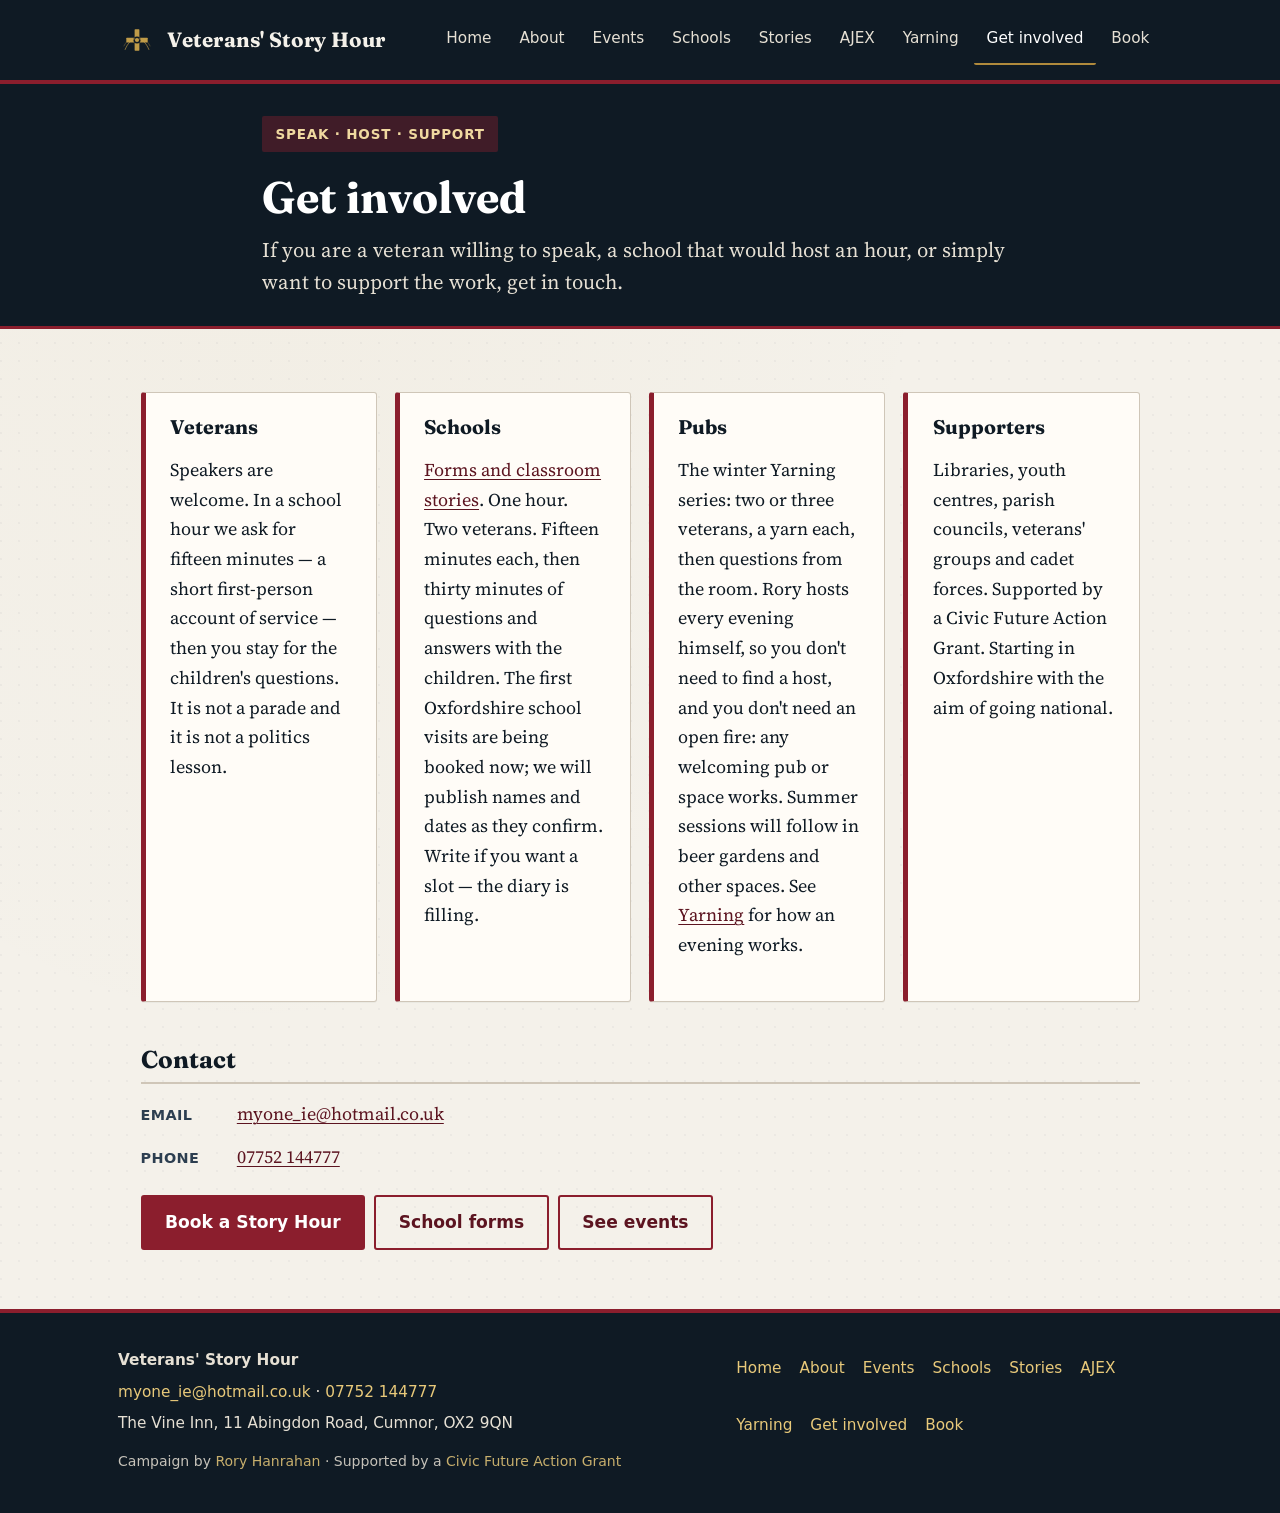
<file: involve.html>
<!DOCTYPE html>
<html lang="en-GB">
<head>
  <meta charset="utf-8">
  <meta name="viewport" content="width=device-width, initial-scale=1">
  <title>Get involved — Veterans' Story Hour</title>
  <meta name="description" content="Host a school hour in Oxfordshire: two veterans, 15 minutes each, then 30 minutes of questions from the children.">
  <link rel="canonical" href="https://rhodirish-afk.github.io/veterans-story-hour/involve.html">
  <meta property="og:title" content="Get involved — Veterans' Story Hour">
  <meta property="og:url" content="https://rhodirish-afk.github.io/veterans-story-hour/involve.html">
  <meta property="og:image" content="https://rhodirish-afk.github.io/veterans-story-hour/assets/og.png">
  <meta property="og:image:type" content="image/png">
  <meta property="og:image:width" content="1200">
  <meta property="og:image:height" content="630">
  <meta property="og:image:alt" content="Veterans' Story Hour: lived service, civic pride. Armed Forces veterans into schools, youth centres and libraries.">
  <link rel="stylesheet" href="css/styles.css">
  <meta name="theme-color" content="#0f1a24">
  <meta property="og:type" content="website">
  <meta property="og:site_name" content="Veterans' Story Hour">
  <meta property="og:description" content="Host a school hour in Oxfordshire: two veterans, 15 minutes each, then 30 minutes of questions from the children.">
  <meta property="og:locale" content="en_GB">
  <meta name="twitter:card" content="summary_large_image">
  <meta name="twitter:title" content="Get involved — Veterans' Story Hour">
  <meta name="twitter:description" content="Host a school hour in Oxfordshire: two veterans, 15 minutes each, then 30 minutes of questions from the children.">
  <meta name="twitter:image" content="https://rhodirish-afk.github.io/veterans-story-hour/assets/og.png">
  <meta name="twitter:image:alt" content="Veterans' Story Hour: lived service, civic pride. Armed Forces veterans into schools, youth centres and libraries.">
  <link rel="icon" href="assets/mark.svg" type="image/svg+xml">
  <link rel="preconnect" href="https://fonts.googleapis.com">
  <link rel="preconnect" href="https://fonts.gstatic.com" crossorigin>
  <link href="https://fonts.googleapis.com/css2?family=Fraunces:opsz,wght@9..144,600;9..144,700&family=Source+Serif+4:opsz,wght@8..60,400;8..60,600&display=swap" rel="stylesheet">
</head>
<body>
  <a class="skip-link" href="#main">Skip to content</a>
  <header class="site-header">
    <div class="site-header-inner">
      <a class="brand" href="index.html">
        <img class="brand-mark" src="assets/mark.svg" width="34" height="34" alt="">
        <p class="site-title">Veterans' Story Hour</p>
      </a>
      <nav class="site-nav" aria-label="Main">
        <a href="index.html">Home</a>
        <a href="about.html">About</a>
        <a href="events.html">Events</a>
        <a href="schools.html">Schools</a>
        <a href="stories.html">Stories</a>
        <a href="ajex.html">AJEX</a>
        <a href="yarning.html">Yarning</a>
        <a href="involve.html" aria-current="page">Get involved</a>
        <a href="book.html">Book</a>
      </nav>
    </div>
  </header>
  <div class="page-band">
    <div class="page-band-inner">
      <p class="tagline">Speak · Host · Support</p>
      <h1>Get involved</h1>
      <p class="lede">If you are a veteran willing to speak, a school that would host an hour, or simply want to support the work, get in touch.</p>
    </div>
  </div>
  <main id="main" class="wide">
    <div class="involve-grid">
      <div class="ask-box">
        <h2>Veterans</h2>
        <p>Speakers are welcome. In a school hour we ask for fifteen minutes — a short first-person account of service — then you stay for the children's questions. It is not a parade and it is not a politics lesson.</p>
      </div>
      <div class="ask-box">
        <h2>Schools</h2>
        <p><a href="schools.html">Forms and classroom stories</a>. One hour. Two veterans. Fifteen minutes each, then thirty minutes of questions and answers with the children. The first Oxfordshire school visits are being booked now; we will publish names and dates as they confirm. Write if you want a slot — the diary is filling.</p>
      </div>
      <div class="ask-box">
        <h2>Pubs</h2>
        <p>The winter Yarning series: two or three veterans, a yarn each, then questions from the room. Rory hosts every evening himself, so you don't need to find a host, and you don't need an open fire: any welcoming pub or space works. Summer sessions will follow in beer gardens and other spaces. See <a href="yarning.html">Yarning</a> for how an evening works.</p>
      </div>
      <div class="ask-box">
        <h2>Supporters</h2>
        <p>Libraries, youth centres, parish councils, veterans' groups and cadet forces. Supported by a Civic Future Action Grant. Starting in Oxfordshire with the aim of going national.</p>
      </div>
    </div>
    <h2>Contact</h2>
    <ul class="contact-list">
      <li><strong>Email</strong> <a href="mailto:myone_ie@hotmail.co.uk?subject=Veterans%20Story%20Hour">myone_ie@hotmail.co.uk</a></li>
      <li><strong>Phone</strong> <a href="tel:+447752144777">07752 144777</a></li>
    </ul>
    <div class="btn-row">
      <a class="btn" href="book.html">Book a Story Hour</a>
      <a class="btn btn-ghost" href="schools.html">School forms</a>
      <a class="btn btn-ghost" href="events.html">See events</a>
    </div>
  </main>
  <footer class="site-footer">
    <div class="site-footer-inner">
      <div>
        <p><strong>Veterans' Story Hour</strong></p>
        <p><a href="mailto:myone_ie@hotmail.co.uk?subject=Veterans%20Story%20Hour">myone_ie@hotmail.co.uk</a> · <a href="tel:+447752144777">07752 144777</a></p>
        <p>The Vine Inn, 11 Abingdon Road, Cumnor, OX2 9QN</p>
        <p class="fine">Campaign by <a href="https://roryhanrahan.co.uk/">Rory Hanrahan</a> · Supported by a <a href="https://civicfuture.org/" target="_blank" rel="noopener">Civic Future Action Grant</a></p>
      </div>
      <div>
        <ul class="footer-nav" aria-label="Footer">
          <li><a href="index.html">Home</a></li>
          <li><a href="about.html">About</a></li>
          <li><a href="events.html">Events</a></li>
          <li><a href="schools.html">Schools</a></li>
          <li><a href="stories.html">Stories</a></li>
          <li><a href="ajex.html">AJEX</a></li>
          <li><a href="yarning.html">Yarning</a></li>
          <li><a href="involve.html" aria-current="page">Get involved</a></li>
          <li><a href="book.html">Book</a></li>
        </ul>
      </div>
    </div>
  </footer>
</body>
</html>
</file>
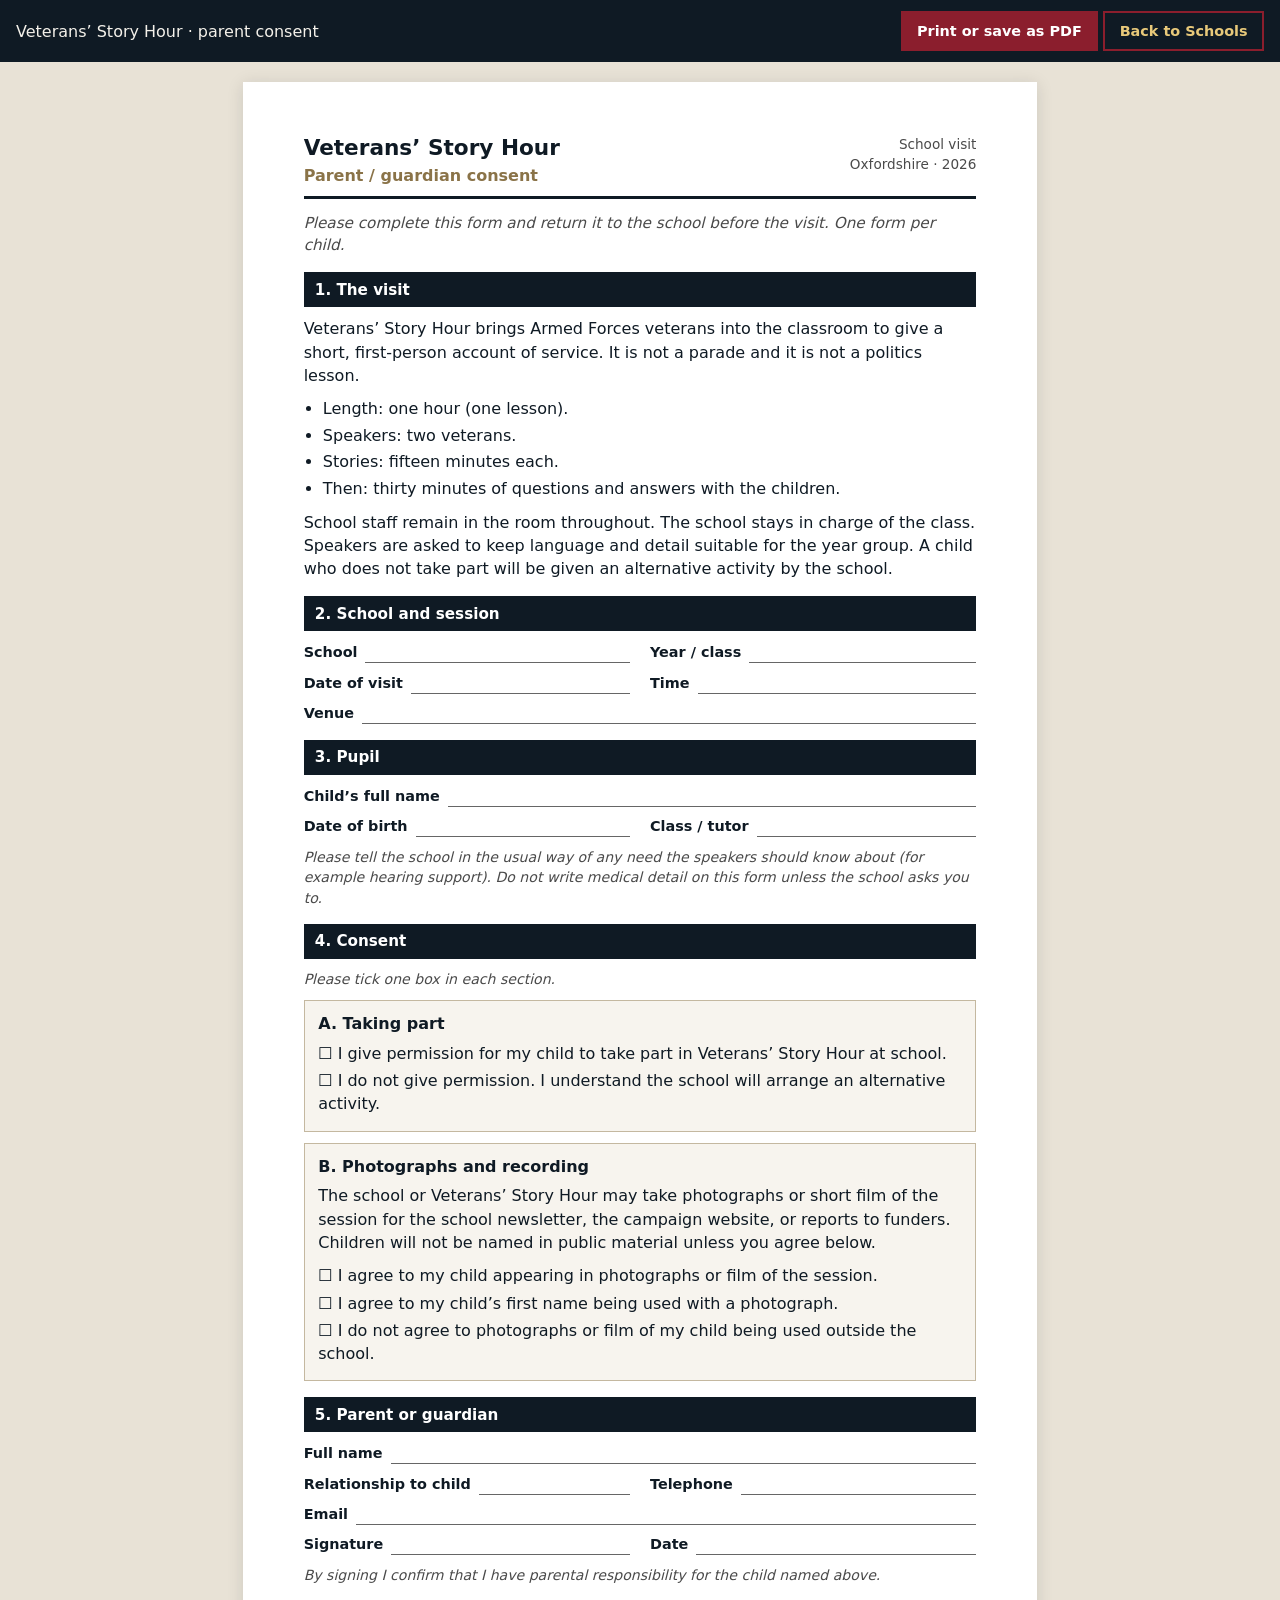
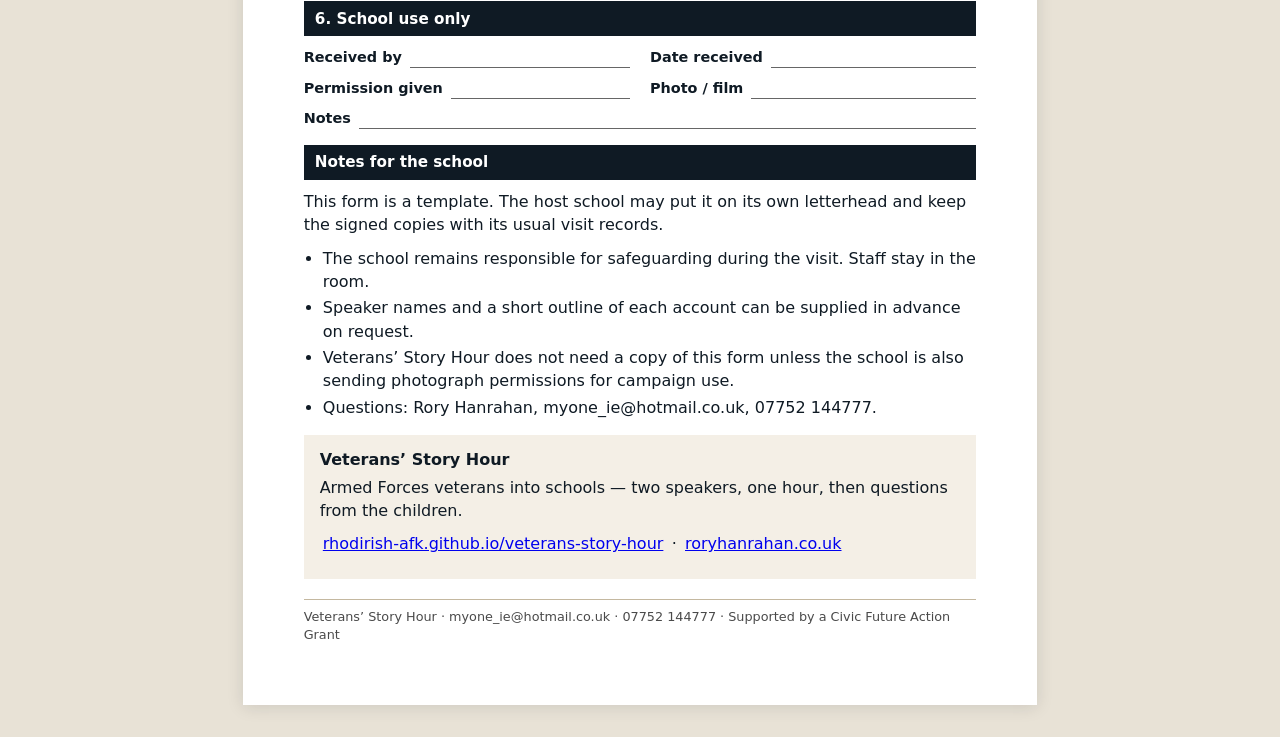
<file: parent-consent.html>
<!DOCTYPE html>
<html lang="en-GB">
<head>
  <meta charset="utf-8">
  <meta name="viewport" content="width=device-width, initial-scale=1">
  <meta name="theme-color" content="#0f1a24">
  <title>Parent / guardian consent — Veterans' Story Hour</title>
  <meta name="description" content="Parent or guardian consent form for a Veterans' Story Hour school visit.">
  <link rel="canonical" href="https://rhodirish-afk.github.io/veterans-story-hour/parent-consent.html">
  <meta property="og:type" content="website">
  <meta property="og:site_name" content="Veterans' Story Hour">
  <meta property="og:title" content="Parent / guardian consent — Veterans' Story Hour">
  <meta property="og:description" content="Parent or guardian consent form for a Veterans' Story Hour school visit.">
  <meta property="og:url" content="https://rhodirish-afk.github.io/veterans-story-hour/parent-consent.html">
  <meta property="og:image" content="https://rhodirish-afk.github.io/veterans-story-hour/assets/og.png">
  <meta property="og:image:type" content="image/png">
  <meta property="og:image:width" content="1200">
  <meta property="og:image:height" content="630">
  <meta property="og:image:alt" content="Veterans' Story Hour: lived service, civic pride.">
  <meta property="og:locale" content="en_GB">
  <meta name="twitter:card" content="summary_large_image">
  <link rel="icon" href="assets/mark.svg" type="image/svg+xml">
  <style>
    :root { --ink:#0f1a24; --muted:#4a4a4a; --gold:#8a7348; --line:#c4b8a0; --cream:#f4efe6; --pale:#f7f4ee; }
    * { box-sizing: border-box; }
    body { margin:0; color:var(--ink); font:16px/1.45 Calibri, "Segoe UI", system-ui, sans-serif; background:#e8e2d6; }
    .toolbar { position:sticky; top:0; z-index:20; background:var(--ink); color:#f4f1ea; padding:0.7rem 1rem; display:flex; flex-wrap:wrap; gap:0.5rem 1rem; align-items:center; justify-content:space-between; }
    .toolbar a, .toolbar button { font:600 0.9rem/1 system-ui, sans-serif; color:#e8c97a; background:transparent; border:2px solid #8b1e2d; padding:0.5rem 0.9rem; min-height:2.5rem; cursor:pointer; text-decoration:none; display:inline-flex; align-items:center; }
    .toolbar button { background:#8b1e2d; color:#fff; }
    .sheet { max-width:210mm; margin:1.25rem auto 2rem; background:#fff; padding:14mm 16mm 16mm; box-shadow:0 2px 16px rgba(15,26,36,0.12); }
    header.form-head { display:flex; justify-content:space-between; gap:1rem; border-bottom:3px solid var(--ink); padding-bottom:0.6rem; margin-bottom:0.8rem; }
    header.form-head h1 { margin:0; font-size:1.35rem; line-height:1.2; }
    header.form-head p { margin:0.15rem 0 0; color:var(--gold); font-weight:600; }
    .meta { text-align:right; color:var(--muted); font-size:0.85rem; }
    h2 { background:var(--ink); color:#fff; font-size:0.95rem; margin:1rem 0 0.65rem; padding:0.4rem 0.7rem; }
    p { margin:0 0 0.65rem; }
    .lead { font-style:italic; color:var(--muted); font-size:0.95rem; }
    ul { margin:0 0 0.7rem; padding-left:1.2rem; }
    li { margin-bottom:0.2rem; }
    .grid { display:grid; grid-template-columns:1fr 1fr; gap:0.55rem 1.25rem; margin:0.4rem 0 0.6rem; }
    .field { display:flex; gap:0.5rem; align-items:flex-end; }
    .field.full { grid-column:1 / -1; }
    .field label { font-weight:700; font-size:0.9rem; white-space:nowrap; }
    .line { flex:1; border-bottom:1px solid #666; min-height:1.35rem; }
    .box { background:var(--pale); border:1px solid var(--line); padding:0.7rem 0.85rem; margin:0 0 0.7rem; }
    .box strong { display:block; margin-bottom:0.4rem; }
    .check { margin:0.25rem 0; }
    .fine { font-size:0.88rem; color:var(--muted); font-style:italic; }
    footer.form-foot { margin-top:1.2rem; padding-top:0.5rem; border-top:1px solid var(--line); font-size:0.8rem; color:var(--muted); }
    .endcard { background:var(--cream); padding:0.85rem 1rem; margin-top:1rem; }
    .endcard strong { display:block; margin-bottom:0.25rem; }
    @media print { body { background:#fff; } .toolbar { display:none; } .sheet { margin:0; box-shadow:none; max-width:none; padding:8mm 10mm; } a { color:inherit; text-decoration:none; } }
    @media (max-width:640px) { .sheet { margin:0; padding:1rem; } .grid { grid-template-columns:1fr; } header.form-head { flex-direction:column; } .meta { text-align:left; } }
      @media screen { .endcard a { display:inline-block; padding:0.65rem 0.2rem; } }
  </style>
</head>
<body>
  <div class="toolbar">
    <span>Veterans’ Story Hour · parent consent</span>
    <span>
      <button type="button" onclick="window.print()">Print or save as PDF</button>
      <a href="schools.html">Back to Schools</a>
    </span>
  </div>
  <article class="sheet">
    <header class="form-head">
      <div><h1>Veterans’ Story Hour</h1><p>Parent / guardian consent</p></div>
      <div class="meta">School visit<br>Oxfordshire · 2026</div>
    </header>
    <p class="lead">Please complete this form and return it to the school before the visit. One form per child.</p>
    <h2>1. The visit</h2>
    <p>Veterans’ Story Hour brings Armed Forces veterans into the classroom to give a short, first-person account of service. It is not a parade and it is not a politics lesson.</p>
    <ul>
      <li>Length: one hour (one lesson).</li>
      <li>Speakers: two veterans.</li>
      <li>Stories: fifteen minutes each.</li>
      <li>Then: thirty minutes of questions and answers with the children.</li>
    </ul>
    <p>School staff remain in the room throughout. The school stays in charge of the class. Speakers are asked to keep language and detail suitable for the year group. A child who does not take part will be given an alternative activity by the school.</p>
    <h2>2. School and session</h2>
    <div class="grid">
      <div class="field"><label>School</label><span class="line"></span></div>
      <div class="field"><label>Year / class</label><span class="line"></span></div>
      <div class="field"><label>Date of visit</label><span class="line"></span></div>
      <div class="field"><label>Time</label><span class="line"></span></div>
      <div class="field full"><label>Venue</label><span class="line"></span></div>
    </div>
    <h2>3. Pupil</h2>
    <div class="grid">
      <div class="field full"><label>Child’s full name</label><span class="line"></span></div>
      <div class="field"><label>Date of birth</label><span class="line"></span></div>
      <div class="field"><label>Class / tutor</label><span class="line"></span></div>
    </div>
    <p class="fine">Please tell the school in the usual way of any need the speakers should know about (for example hearing support). Do not write medical detail on this form unless the school asks you to.</p>
    <h2>4. Consent</h2>
    <p class="fine">Please tick one box in each section.</p>
    <div class="box">
      <strong>A. Taking part</strong>
      <p class="check">☐ I give permission for my child to take part in Veterans’ Story Hour at school.</p>
      <p class="check">☐ I do not give permission. I understand the school will arrange an alternative activity.</p>
    </div>
    <div class="box">
      <strong>B. Photographs and recording</strong>
      <p>The school or Veterans’ Story Hour may take photographs or short film of the session for the school newsletter, the campaign website, or reports to funders. Children will not be named in public material unless you agree below.</p>
      <p class="check">☐ I agree to my child appearing in photographs or film of the session.</p>
      <p class="check">☐ I agree to my child’s first name being used with a photograph.</p>
      <p class="check">☐ I do not agree to photographs or film of my child being used outside the school.</p>
    </div>
    <h2>5. Parent or guardian</h2>
    <div class="grid">
      <div class="field full"><label>Full name</label><span class="line"></span></div>
      <div class="field"><label>Relationship to child</label><span class="line"></span></div>
      <div class="field"><label>Telephone</label><span class="line"></span></div>
      <div class="field full"><label>Email</label><span class="line"></span></div>
      <div class="field"><label>Signature</label><span class="line"></span></div>
      <div class="field"><label>Date</label><span class="line"></span></div>
    </div>
    <p class="fine">By signing I confirm that I have parental responsibility for the child named above.</p>
    <h2>6. School use only</h2>
    <div class="grid">
      <div class="field"><label>Received by</label><span class="line"></span></div>
      <div class="field"><label>Date received</label><span class="line"></span></div>
      <div class="field"><label>Permission given</label><span class="line"></span></div>
      <div class="field"><label>Photo / film</label><span class="line"></span></div>
      <div class="field full"><label>Notes</label><span class="line"></span></div>
    </div>
    <h2>Notes for the school</h2>
    <p>This form is a template. The host school may put it on its own letterhead and keep the signed copies with its usual visit records.</p>
    <ul>
      <li>The school remains responsible for safeguarding during the visit. Staff stay in the room.</li>
      <li>Speaker names and a short outline of each account can be supplied in advance on request.</li>
      <li>Veterans’ Story Hour does not need a copy of this form unless the school is also sending photograph permissions for campaign use.</li>
      <li>Questions: Rory Hanrahan, myone_ie@hotmail.co.uk, 07752 144777.</li>
    </ul>
    <div class="endcard">
      <strong>Veterans’ Story Hour</strong>
      Armed Forces veterans into schools — two speakers, one hour, then questions from the children.<br>
      <a href="https://rhodirish-afk.github.io/veterans-story-hour/">rhodirish-afk.github.io/veterans-story-hour</a>
      · <a href="https://roryhanrahan.co.uk/">roryhanrahan.co.uk</a>
    </div>
    <footer class="form-foot">Veterans’ Story Hour · myone_ie@hotmail.co.uk · 07752 144777 · Supported by a Civic Future Action Grant</footer>
  </article>
</body>
</html>
</file>
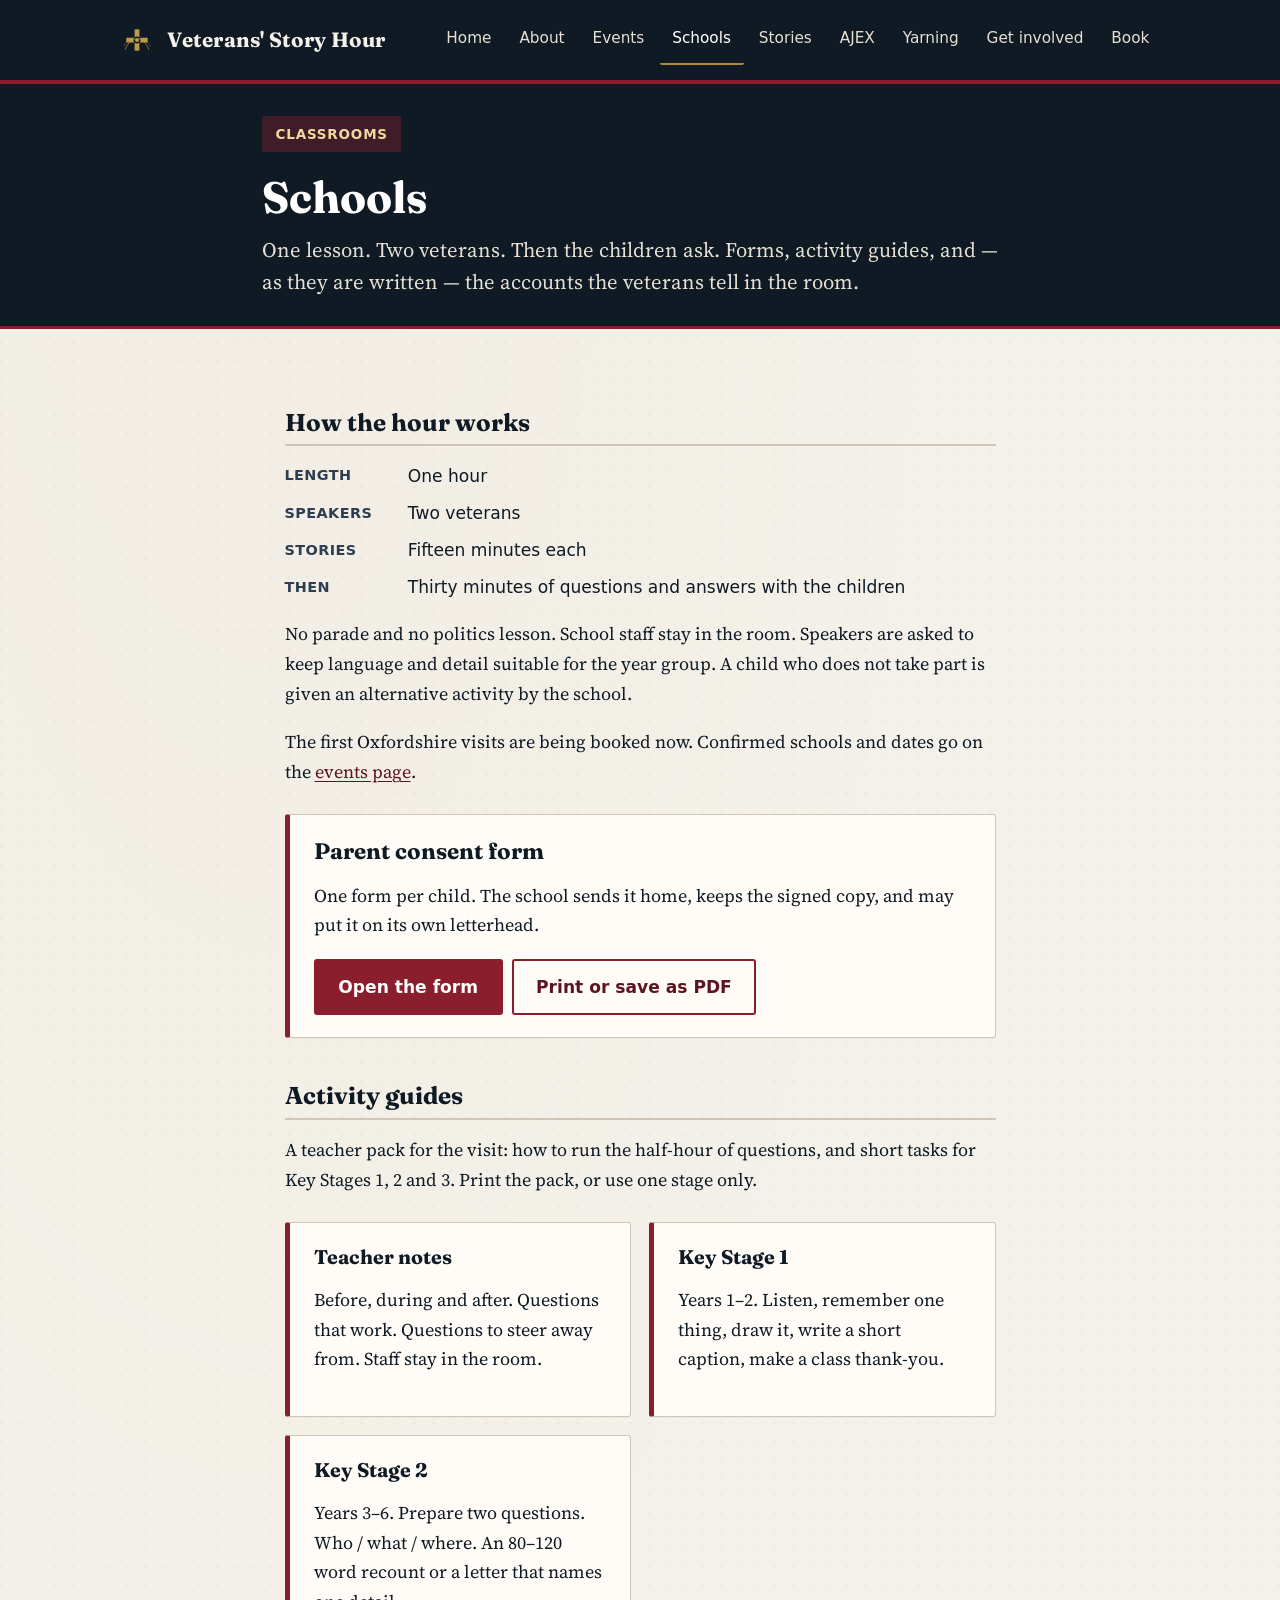
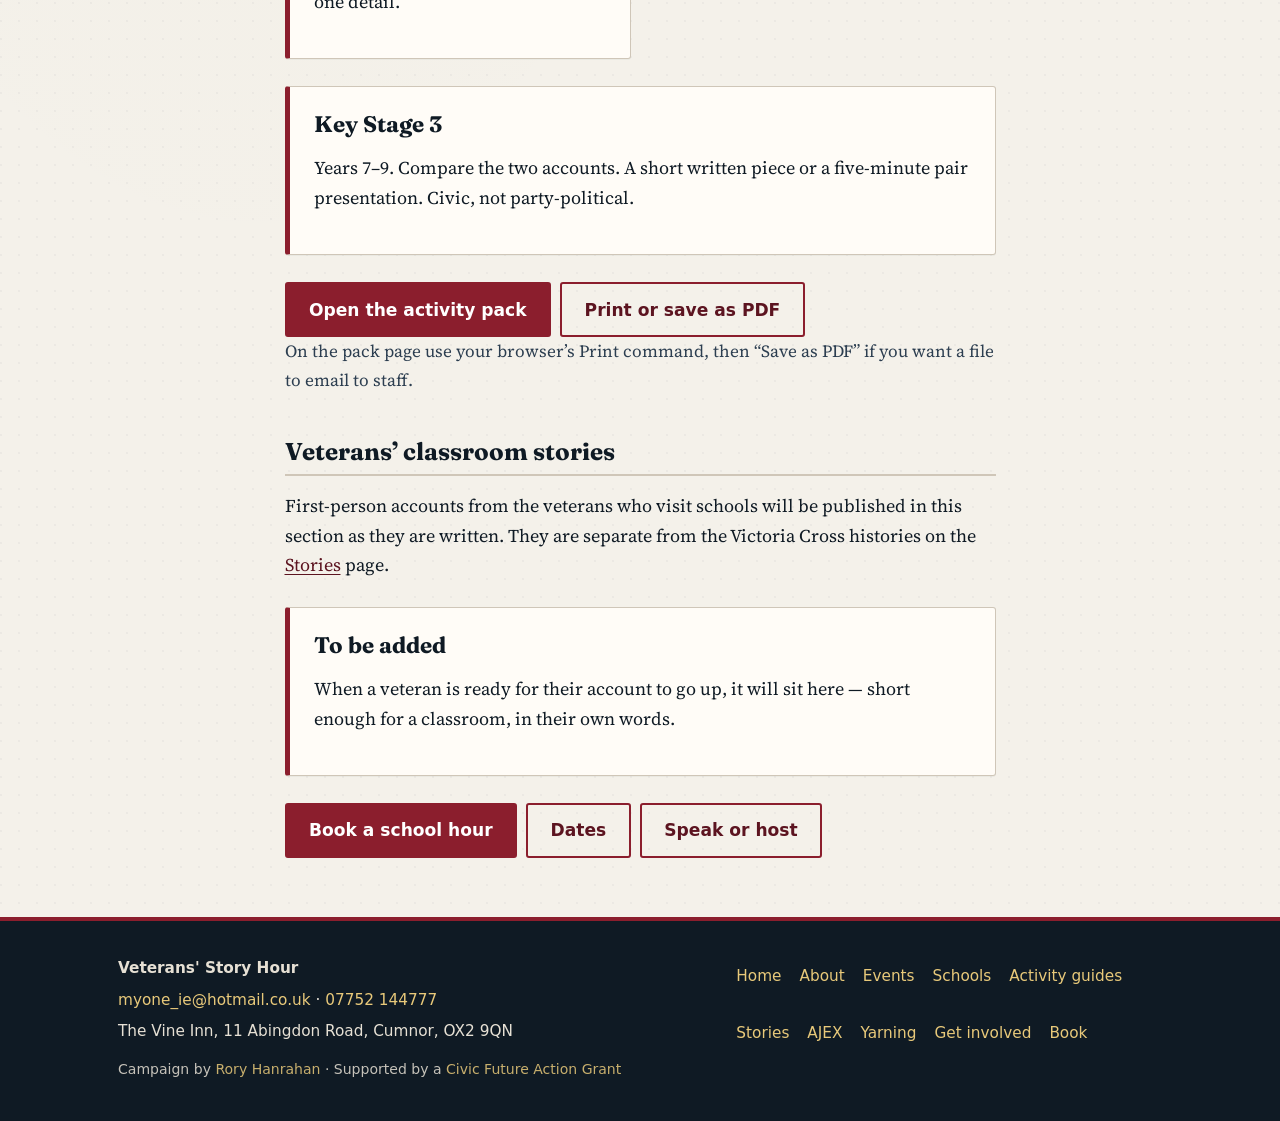
<file: schools.html>
<!DOCTYPE html>
<html lang="en-GB">
<head>
  <meta charset="utf-8">
  <meta name="viewport" content="width=device-width, initial-scale=1">
  <meta name="theme-color" content="#0f1a24">
  <title>Schools — Veterans' Story Hour</title>
  <meta name="description" content="Veterans' Story Hour for Oxfordshire schools: one hour, two veterans, parent consent form and classroom activity guides.">
  <link rel="canonical" href="https://rhodirish-afk.github.io/veterans-story-hour/schools.html">
  <meta property="og:type" content="website">
  <meta property="og:site_name" content="Veterans' Story Hour">
  <meta property="og:title" content="Schools — Veterans' Story Hour">
  <meta property="og:description" content="One hour. Two veterans. Consent form and activity guides for Key Stages 1, 2 and 3.">
  <meta property="og:url" content="https://rhodirish-afk.github.io/veterans-story-hour/schools.html">
  <meta property="og:image" content="https://rhodirish-afk.github.io/veterans-story-hour/assets/og.png">
  <meta property="og:image:type" content="image/png">
  <meta property="og:image:width" content="1200">
  <meta property="og:image:height" content="630">
  <meta property="og:image:alt" content="Veterans' Story Hour: lived service, civic pride. Armed Forces veterans into schools, youth centres and libraries.">
  <meta property="og:locale" content="en_GB">
  <meta name="twitter:card" content="summary_large_image">
  <meta name="twitter:title" content="Schools — Veterans' Story Hour">
  <meta name="twitter:description" content="Veterans' Story Hour for Oxfordshire schools: one hour, two veterans, parent consent form and classroom activity guides.">
  <meta name="twitter:image" content="https://rhodirish-afk.github.io/veterans-story-hour/assets/og.png">
  <meta name="twitter:image:alt" content="Veterans' Story Hour: lived service, civic pride. Armed Forces veterans into schools, youth centres and libraries.">
  <link rel="icon" href="assets/mark.svg" type="image/svg+xml">
  <link rel="preconnect" href="https://fonts.googleapis.com">
  <link rel="preconnect" href="https://fonts.gstatic.com" crossorigin>
  <link href="https://fonts.googleapis.com/css2?family=Fraunces:opsz,wght@9..144,600;9..144,700&family=Source+Serif+4:opsz,wght@8..60,400;8..60,600&display=swap" rel="stylesheet">
  <link rel="stylesheet" href="css/styles.css">
</head>
<body>
  <a class="skip-link" href="#main">Skip to content</a>
  <header class="site-header">
    <div class="site-header-inner">
      <a class="brand" href="index.html">
        <img class="brand-mark" src="assets/mark.svg" width="34" height="34" alt="">
        <p class="site-title">Veterans' Story Hour</p>
      </a>
      <nav class="site-nav" aria-label="Main">
        <a href="index.html">Home</a>
        <a href="about.html">About</a>
        <a href="events.html">Events</a>
        <a href="schools.html" aria-current="page">Schools</a>
        <a href="stories.html">Stories</a>
        <a href="ajex.html">AJEX</a>
        <a href="yarning.html">Yarning</a>
        <a href="involve.html">Get involved</a>
        <a href="book.html">Book</a>
      </nav>
    </div>
  </header>
  <div class="page-band">
    <div class="page-band-inner">
      <p class="tagline">Classrooms</p>
      <h1>Schools</h1>
      <p class="lede">One lesson. Two veterans. Then the children ask. Forms, activity guides, and — as they are written — the accounts the veterans tell in the room.</p>
    </div>
  </div>
  <main id="main">
    <h2>How the hour works</h2>
    <ul class="event-meta">
      <li><strong>Length</strong> <span>One hour</span></li>
      <li><strong>Speakers</strong> <span>Two veterans</span></li>
      <li><strong>Stories</strong> <span>Fifteen minutes each</span></li>
      <li><strong>Then</strong> <span>Thirty minutes of questions and answers with the children</span></li>
    </ul>
    <p>No parade and no politics lesson. School staff stay in the room. Speakers are asked to keep language and detail suitable for the year group. A child who does not take part is given an alternative activity by the school.</p>
    <p>The first Oxfordshire visits are being booked now. Confirmed schools and dates go on the <a href="events.html">events page</a>.</p>
    <div class="cta-box">
      <h2>Parent consent form</h2>
      <p>One form per child. The school sends it home, keeps the signed copy, and may put it on its own letterhead.</p>
      <div class="cta-actions">
        <a class="btn" href="parent-consent.html">Open the form</a>
        <a class="btn btn-ghost" href="parent-consent.html">Print or save as PDF</a>
      </div>
    </div>
    <h2 id="guides">Activity guides</h2>
    <p>A teacher pack for the visit: how to run the half-hour of questions, and short tasks for Key Stages 1, 2 and 3. Print the pack, or use one stage only.</p>
    <div class="involve-grid">
      <div class="ask-box">
        <h2>Teacher notes</h2>
        <p>Before, during and after. Questions that work. Questions to steer away from. Staff stay in the room.</p>
      </div>
      <div class="ask-box">
        <h2>Key Stage 1</h2>
        <p>Years 1–2. Listen, remember one thing, draw it, write a short caption, make a class thank-you.</p>
      </div>
      <div class="ask-box">
        <h2>Key Stage 2</h2>
        <p>Years 3–6. Prepare two questions. Who / what / where. An 80–120 word recount or a letter that names one detail.</p>
      </div>
    </div>
    <div class="ask-box">
      <h2>Key Stage 3</h2>
      <p>Years 7–9. Compare the two accounts. A short written piece or a five-minute pair presentation. Civic, not party-political.</p>
    </div>
    <div class="btn-row">
      <a class="btn" href="activity-guides.html">Open the activity pack</a>
      <a class="btn btn-ghost" href="activity-guides.html">Print or save as PDF</a>
    </div>
    <p class="note">On the pack page use your browser’s Print command, then “Save as PDF” if you want a file to email to staff.</p>
    <h2>Veterans’ classroom stories</h2>
    <p>First-person accounts from the veterans who visit schools will be published in this section as they are written. They are separate from the Victoria Cross histories on the <a href="stories.html">Stories</a> page.</p>
    <div class="ask-box" id="classroom-stories">
      <h2>To be added</h2>
      <p>When a veteran is ready for their account to go up, it will sit here — short enough for a classroom, in their own words.</p>
    </div>
    <div class="btn-row">
      <a class="btn" href="book.html">Book a school hour</a>
      <a class="btn btn-ghost" href="events.html">Dates</a>
      <a class="btn btn-ghost" href="involve.html">Speak or host</a>
    </div>
  </main>
  <footer class="site-footer">
    <div class="site-footer-inner">
      <div>
        <p><strong>Veterans' Story Hour</strong></p>
        <p><a href="mailto:myone_ie@hotmail.co.uk?subject=Veterans%20Story%20Hour">myone_ie@hotmail.co.uk</a> · <a href="tel:+447752144777">07752 144777</a></p>
        <p>The Vine Inn, 11 Abingdon Road, Cumnor, OX2 9QN</p>
        <p class="fine">Campaign by <a href="https://roryhanrahan.co.uk/">Rory Hanrahan</a> · Supported by a <a href="https://civicfuture.org/" target="_blank" rel="noopener">Civic Future Action Grant</a></p>
      </div>
      <div>
        <ul class="footer-nav" aria-label="Footer">
          <li><a href="index.html">Home</a></li>
          <li><a href="about.html">About</a></li>
          <li><a href="events.html">Events</a></li>
          <li><a href="schools.html" aria-current="page">Schools</a></li>
          <li><a href="activity-guides.html">Activity guides</a></li>
          <li><a href="stories.html">Stories</a></li>
          <li><a href="ajex.html">AJEX</a></li>
          <li><a href="yarning.html">Yarning</a></li>
          <li><a href="involve.html">Get involved</a></li>
          <li><a href="book.html">Book</a></li>
        </ul>
      </div>
    </div>
  </footer>
</body>
</html>
</file>
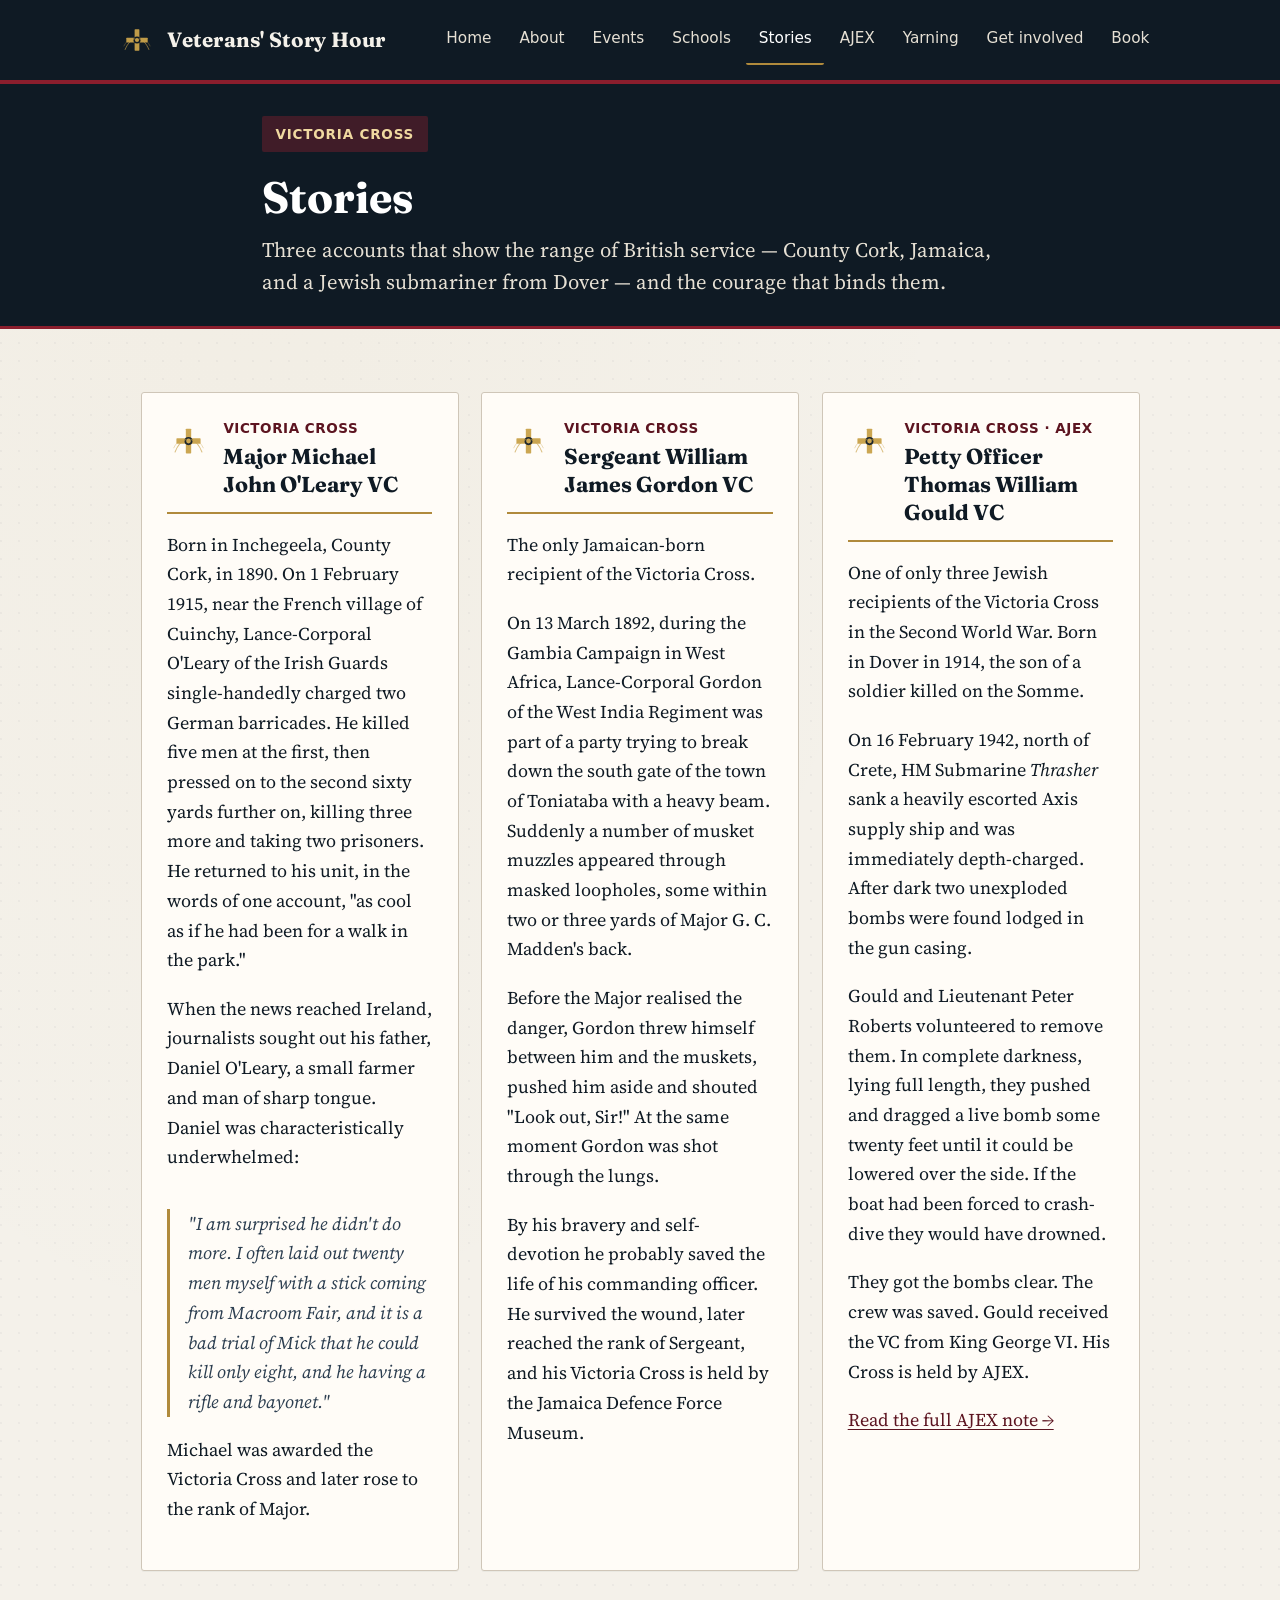
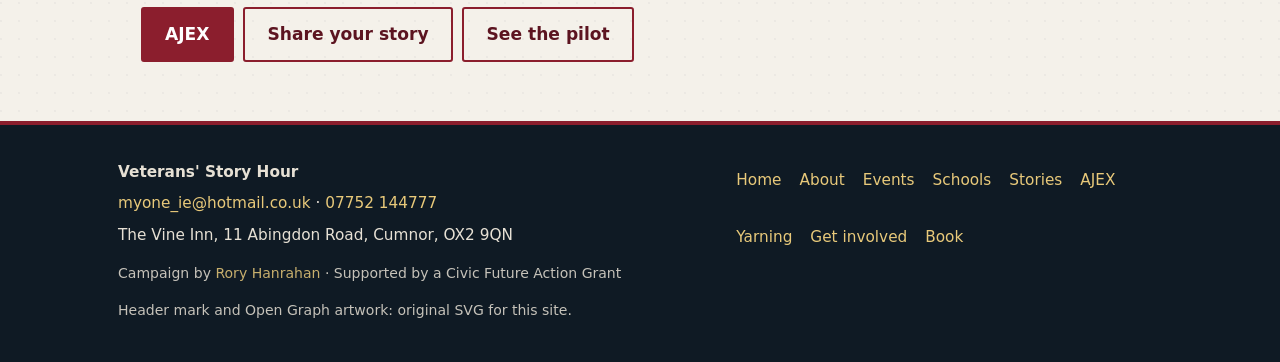
<file: stories.html>
<!DOCTYPE html>
<html lang="en-GB">
<head>
  <meta charset="utf-8">
  <meta name="viewport" content="width=device-width, initial-scale=1">
  <title>Stories — Veterans' Story Hour</title>
  <meta name="description" content="Victoria Cross stories: Major Michael John O'Leary VC, Sergeant William James Gordon VC, and Petty Officer Thomas William Gould VC.">
  <link rel="canonical" href="https://rhodirish-afk.github.io/veterans-story-hour/stories.html">
  <meta property="og:type" content="website">
  <meta property="og:site_name" content="Veterans' Story Hour">
  <meta property="og:title" content="Stories — Veterans' Story Hour">
  <meta property="og:description" content="Victoria Cross stories: Major Michael John O'Leary VC, Sergeant William James Gordon VC, and Petty Officer Thomas William Gould VC.">
  <meta property="og:url" content="https://rhodirish-afk.github.io/veterans-story-hour/stories.html">
  <meta property="og:image" content="https://rhodirish-afk.github.io/veterans-story-hour/assets/og.png">
  <meta property="og:image:type" content="image/png">
  <meta property="og:image:width" content="1200">
  <meta property="og:image:height" content="630">
  <meta property="og:image:alt" content="Veterans' Story Hour: lived service, civic pride. Armed Forces veterans into schools, youth centres and libraries.">
  <meta property="og:locale" content="en_GB">
  <meta name="twitter:card" content="summary_large_image">
  <meta name="twitter:title" content="Stories — Veterans' Story Hour">
  <meta name="twitter:description" content="Victoria Cross stories: Major Michael John O'Leary VC, Sergeant William James Gordon VC, and Petty Officer Thomas William Gould VC.">
  <meta name="twitter:image" content="https://rhodirish-afk.github.io/veterans-story-hour/assets/og.png">
  <meta name="twitter:image:alt" content="Veterans' Story Hour: lived service, civic pride. Armed Forces veterans into schools, youth centres and libraries.">
  <meta name="theme-color" content="#0f1a24">
  <link rel="icon" href="assets/mark.svg" type="image/svg+xml">
  <link rel="preconnect" href="https://fonts.googleapis.com">
  <link rel="preconnect" href="https://fonts.gstatic.com" crossorigin>
  <link href="https://fonts.googleapis.com/css2?family=Fraunces:opsz,wght@9..144,600;9..144,700&family=Source+Serif+4:opsz,wght@8..60,400;8..60,600&display=swap" rel="stylesheet">
  <link rel="stylesheet" href="css/styles.css">
</head>
<body>
  <a class="skip-link" href="#main">Skip to content</a>
  <header class="site-header">
    <div class="site-header-inner">
      <a class="brand" href="index.html">
        <img class="brand-mark" src="assets/mark.svg" width="34" height="34" alt="">
        <p class="site-title">Veterans' Story Hour</p>
      </a>
      <nav class="site-nav" aria-label="Main">
        <a href="index.html">Home</a>
        <a href="about.html">About</a>
        <a href="events.html">Events</a>
        <a href="schools.html">Schools</a>
        <a href="stories.html" aria-current="page">Stories</a>
        <a href="ajex.html">AJEX</a>
        <a href="yarning.html">Yarning</a>
        <a href="involve.html">Get involved</a>
        <a href="book.html">Book</a>
      </nav>
    </div>
  </header>

  <div class="page-band">
    <div class="page-band-inner">
      <p class="tagline">Victoria Cross</p>
      <h1>Stories</h1>
      <p class="lede">Three accounts that show the range of British service — County Cork, Jamaica, and a Jewish submariner from Dover — and the courage that binds them.</p>
    </div>
  </div>

  <main id="main" class="wide">
    <div class="story-grid">
      <article class="story">
        <div class="story-head">
          <img class="story-icon" src="assets/mark.svg" width="38" height="38" alt="">
          <div>
            <span class="rank">Victoria Cross</span>
            <h2>Major Michael John O'Leary VC</h2>
          </div>
        </div>
        <p>Born in Inchegeela, County Cork, in 1890. On 1 February 1915, near the French village of Cuinchy, Lance-Corporal O'Leary of the Irish Guards single-handedly charged two German barricades. He killed five men at the first, then pressed on to the second sixty yards further on, killing three more and taking two prisoners. He returned to his unit, in the words of one account, "as cool as if he had been for a walk in the park."</p>
        <p>When the news reached Ireland, journalists sought out his father, Daniel O'Leary, a small farmer and man of sharp tongue. Daniel was characteristically underwhelmed:</p>
        <p class="quote">"I am surprised he didn't do more. I often laid out twenty men myself with a stick coming from Macroom Fair, and it is a bad trial of Mick that he could kill only eight, and he having a rifle and bayonet."</p>
        <p>Michael was awarded the Victoria Cross and later rose to the rank of Major.</p>
      </article>

      <article class="story">
        <div class="story-head">
          <img class="story-icon" src="assets/mark.svg" width="38" height="38" alt="">
          <div>
            <span class="rank">Victoria Cross</span>
            <h2>Sergeant William James Gordon VC</h2>
          </div>
        </div>
        <p>The only Jamaican-born recipient of the Victoria Cross.</p>
        <p>On 13 March 1892, during the Gambia Campaign in West Africa, Lance-Corporal Gordon of the West India Regiment was part of a party trying to break down the south gate of the town of Toniataba with a heavy beam. Suddenly a number of musket muzzles appeared through masked loopholes, some within two or three yards of Major G. C. Madden's back.</p>
        <p>Before the Major realised the danger, Gordon threw himself between him and the muskets, pushed him aside and shouted "Look out, Sir!" At the same moment Gordon was shot through the lungs.</p>
        <p>By his bravery and self-devotion he probably saved the life of his commanding officer. He survived the wound, later reached the rank of Sergeant, and his Victoria Cross is held by the Jamaica Defence Force Museum.</p>
      </article>

      <article class="story">
        <div class="story-head">
          <img class="story-icon" src="assets/mark.svg" width="38" height="38" alt="">
          <div>
            <span class="rank">Victoria Cross · AJEX</span>
            <h2>Petty Officer Thomas William Gould VC</h2>
          </div>
        </div>
        <p>One of only three Jewish recipients of the Victoria Cross in the Second World War. Born in Dover in 1914, the son of a soldier killed on the Somme.</p>
        <p>On 16 February 1942, north of Crete, HM Submarine <em>Thrasher</em> sank a heavily escorted Axis supply ship and was immediately depth-charged. After dark two unexploded bombs were found lodged in the gun casing.</p>
        <p>Gould and Lieutenant Peter Roberts volunteered to remove them. In complete darkness, lying full length, they pushed and dragged a live bomb some twenty feet until it could be lowered over the side. If the boat had been forced to crash-dive they would have drowned.</p>
        <p>They got the bombs clear. The crew was saved. Gould received the VC from King George VI. His Cross is held by AJEX.</p>
        <p><a href="ajex.html">Read the full AJEX note →</a></p>
      </article>
    </div>

    <div class="btn-row">
      <a class="btn" href="ajex.html">AJEX</a>
      <a class="btn btn-ghost" href="involve.html">Share your story</a>
      <a class="btn btn-ghost" href="events.html">See the pilot</a>
    </div>
  </main>

  <footer class="site-footer">
    <div class="site-footer-inner">
      <div>
        <p><strong>Veterans' Story Hour</strong></p>
        <p><a href="mailto:myone_ie@hotmail.co.uk">myone_ie@hotmail.co.uk</a> · <a href="tel:+447752144777">07752 144777</a></p>
        <p>The Vine Inn, 11 Abingdon Road, Cumnor, OX2 9QN</p>
        <p class="fine">Campaign by <a href="https://roryhanrahan.co.uk/veterans.html">Rory Hanrahan</a> · Supported by a Civic Future Action Grant</p>
        <p class="fine">Header mark and Open Graph artwork: original SVG for this site.</p>
      </div>
      <div>
        <ul class="footer-nav" aria-label="Footer">
          <li><a href="index.html">Home</a></li>
          <li><a href="about.html">About</a></li>
          <li><a href="events.html">Events</a></li>
          <li><a href="schools.html">Schools</a></li>
          <li><a href="stories.html" aria-current="page">Stories</a></li>
          <li><a href="ajex.html">AJEX</a></li>
          <li><a href="yarning.html">Yarning</a></li>
          <li><a href="involve.html">Get involved</a></li>
          <li><a href="book.html">Book</a></li>
        </ul>
      </div>
    </div>
  </footer>
</body>
</html>
</file>
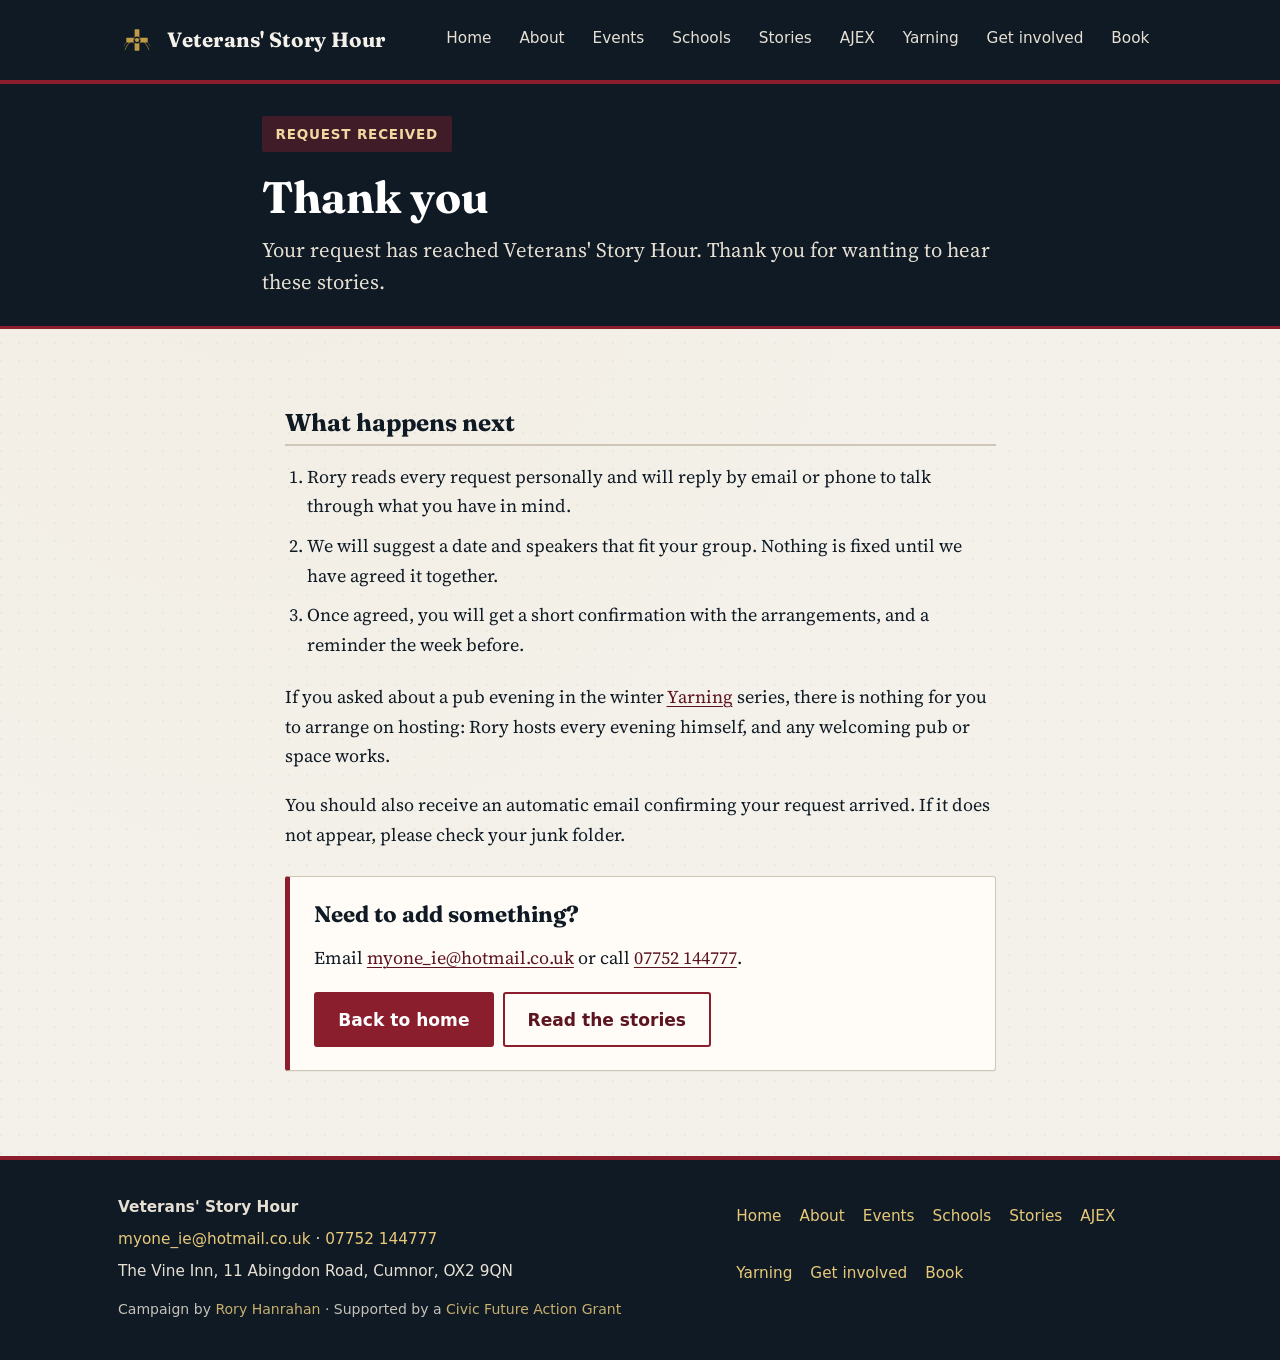
<file: thanks.html>
<!DOCTYPE html>
<html lang="en-GB">
<head>
  <meta charset="utf-8">
  <meta name="viewport" content="width=device-width, initial-scale=1">
  <meta name="theme-color" content="#0f1a24">
  <title>Thank you — Veterans' Story Hour</title>
  <meta name="description" content="Thank you for your booking request to Veterans' Story Hour.">
  <meta name="robots" content="noindex">
  <link rel="canonical" href="https://rhodirish-afk.github.io/veterans-story-hour/thanks.html">
  <meta property="og:title" content="Thank you — Veterans' Story Hour">
  <meta property="og:url" content="https://rhodirish-afk.github.io/veterans-story-hour/thanks.html">
  <meta property="og:image" content="https://rhodirish-afk.github.io/veterans-story-hour/assets/og.png">
  <meta property="og:image:type" content="image/png">
  <meta property="og:image:width" content="1200">
  <meta property="og:image:height" content="630">
  <meta property="og:image:alt" content="Veterans' Story Hour: lived service, civic pride. Armed Forces veterans into schools, youth centres and libraries.">
  <link rel="icon" href="assets/mark.svg" type="image/svg+xml">
  <link rel="preconnect" href="https://fonts.googleapis.com">
  <link rel="preconnect" href="https://fonts.gstatic.com" crossorigin>
  <link href="https://fonts.googleapis.com/css2?family=Fraunces:opsz,wght@9..144,600;9..144,700&family=Source+Serif+4:opsz,wght@8..60,400;8..60,600&display=swap" rel="stylesheet">
  <link rel="stylesheet" href="css/styles.css">
</head>
<body>
  <a class="skip-link" href="#main">Skip to content</a>
  <header class="site-header">
    <div class="site-header-inner">
      <a class="brand" href="index.html">
        <img class="brand-mark" src="assets/mark.svg" width="34" height="34" alt="">
        <p class="site-title">Veterans' Story Hour</p>
      </a>
      <nav class="site-nav" aria-label="Main">
        <a href="index.html">Home</a>
        <a href="about.html">About</a>
        <a href="events.html">Events</a>
        <a href="schools.html">Schools</a>
        <a href="stories.html">Stories</a>
        <a href="ajex.html">AJEX</a>
        <a href="yarning.html">Yarning</a>
        <a href="involve.html">Get involved</a>
        <a href="book.html">Book</a>
      </nav>
    </div>
  </header>
  <div class="page-band">
    <div class="page-band-inner">
      <p class="tagline">Request received</p>
      <h1>Thank you</h1>
      <p class="lede">Your request has reached Veterans' Story Hour. Thank you for wanting to hear these stories.</p>
    </div>
  </div>
  <main id="main">
    <h2>What happens next</h2>
    <ol>
      <li>Rory reads every request personally and will reply by email or phone to talk through what you have in mind.</li>
      <li>We will suggest a date and speakers that fit your group. Nothing is fixed until we have agreed it together.</li>
      <li>Once agreed, you will get a short confirmation with the arrangements, and a reminder the week before.</li>
    </ol>
    <p>If you asked about a pub evening in the winter <a href="yarning.html">Yarning</a> series, there is nothing for you to arrange on hosting: Rory hosts every evening himself, and any welcoming pub or space works.</p>
    <p>You should also receive an automatic email confirming your request arrived. If it does not appear, please check your junk folder.</p>
    <div class="cta-box">
      <h2>Need to add something?</h2>
      <p>Email <a href="mailto:myone_ie@hotmail.co.uk?subject=Veterans%20Story%20Hour%20booking">myone_ie@hotmail.co.uk</a> or call <a href="tel:+447752144777">07752 144777</a>.</p>
      <div class="btn-row">
        <a class="btn" href="index.html">Back to home</a>
        <a class="btn btn-ghost" href="stories.html">Read the stories</a>
      </div>
    </div>
  </main>
  <footer class="site-footer">
    <div class="site-footer-inner">
      <div>
        <p><strong>Veterans' Story Hour</strong></p>
        <p><a href="mailto:myone_ie@hotmail.co.uk?subject=Veterans%20Story%20Hour">myone_ie@hotmail.co.uk</a> · <a href="tel:+447752144777">07752 144777</a></p>
        <p>The Vine Inn, 11 Abingdon Road, Cumnor, OX2 9QN</p>
        <p class="fine">Campaign by <a href="https://roryhanrahan.co.uk/">Rory Hanrahan</a> · Supported by a <a href="https://civicfuture.org/" target="_blank" rel="noopener">Civic Future Action Grant</a></p>
      </div>
      <div>
        <ul class="footer-nav" aria-label="Footer">
          <li><a href="index.html">Home</a></li>
          <li><a href="about.html">About</a></li>
          <li><a href="events.html">Events</a></li>
          <li><a href="schools.html">Schools</a></li>
          <li><a href="stories.html">Stories</a></li>
          <li><a href="ajex.html">AJEX</a></li>
          <li><a href="yarning.html">Yarning</a></li>
          <li><a href="involve.html">Get involved</a></li>
          <li><a href="book.html">Book</a></li>
        </ul>
      </div>
    </div>
  </footer>
</body>
</html>
</file>
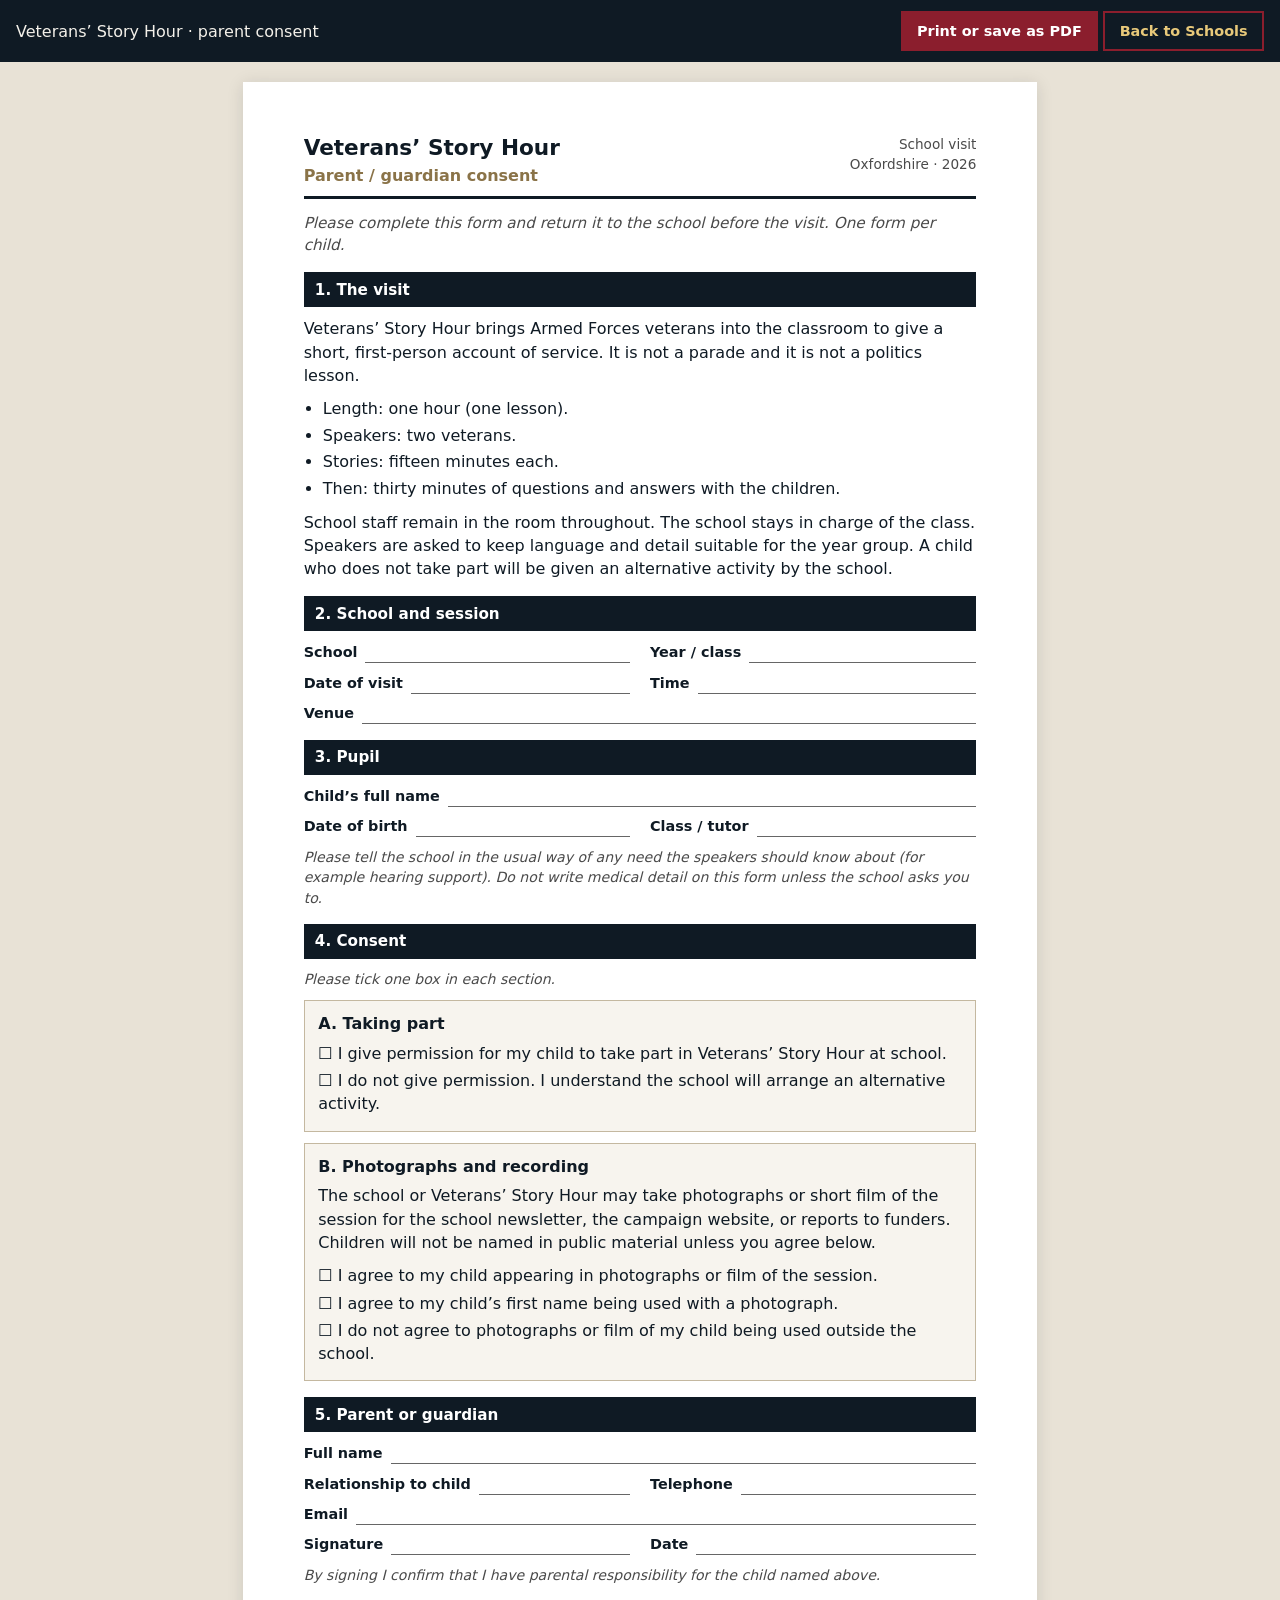
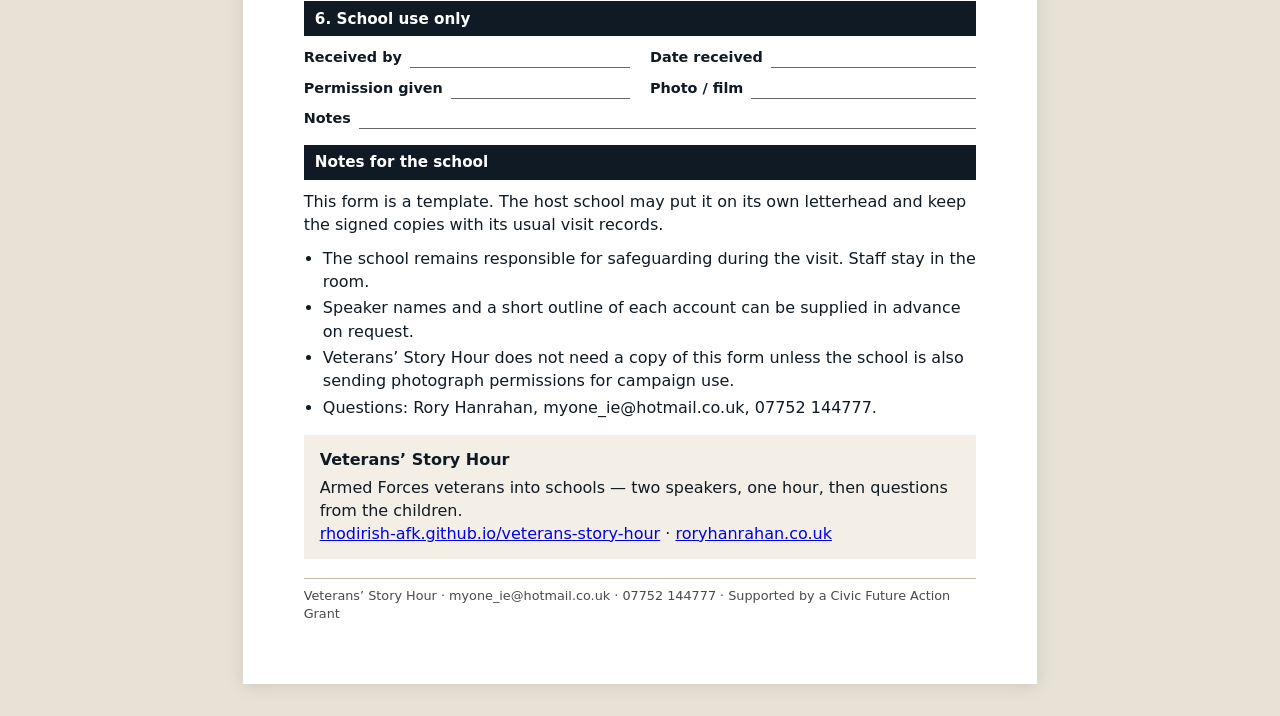
<file: forms/parent-consent.html>
<!DOCTYPE html>
<html lang="en-GB">
<head>
  <meta charset="utf-8">
  <meta name="viewport" content="width=device-width, initial-scale=1">
  <meta name="theme-color" content="#0f1a24">
  <title>Parent / guardian consent — Veterans' Story Hour</title>
  <meta name="description" content="Parent or guardian consent form for a Veterans' Story Hour school visit.">
  <link rel="canonical" href="https://rhodirish-afk.github.io/veterans-story-hour/forms/parent-consent.html">
  <link rel="icon" href="../assets/mark.svg" type="image/svg+xml">
  <style>
    :root { --ink:#0f1a24; --muted:#4a4a4a; --gold:#8a7348; --line:#c4b8a0; --cream:#f4efe6; --pale:#f7f4ee; }
    * { box-sizing: border-box; }
    body { margin:0; color:var(--ink); font:16px/1.45 Calibri, "Segoe UI", system-ui, sans-serif; background:#e8e2d6; }
    .toolbar { position:sticky; top:0; z-index:20; background:var(--ink); color:#f4f1ea; padding:0.7rem 1rem; display:flex; flex-wrap:wrap; gap:0.5rem 1rem; align-items:center; justify-content:space-between; }
    .toolbar a, .toolbar button { font:600 0.9rem/1 system-ui, sans-serif; color:#e8c97a; background:transparent; border:2px solid #8b1e2d; padding:0.5rem 0.9rem; min-height:2.5rem; cursor:pointer; text-decoration:none; display:inline-flex; align-items:center; }
    .toolbar button { background:#8b1e2d; color:#fff; }
    .sheet { max-width:210mm; margin:1.25rem auto 2rem; background:#fff; padding:14mm 16mm 16mm; box-shadow:0 2px 16px rgba(15,26,36,0.12); }
    header.form-head { display:flex; justify-content:space-between; gap:1rem; border-bottom:3px solid var(--ink); padding-bottom:0.6rem; margin-bottom:0.8rem; }
    header.form-head h1 { margin:0; font-size:1.35rem; line-height:1.2; }
    header.form-head p { margin:0.15rem 0 0; color:var(--gold); font-weight:600; }
    .meta { text-align:right; color:var(--muted); font-size:0.85rem; }
    h2 { background:var(--ink); color:#fff; font-size:0.95rem; margin:1rem 0 0.65rem; padding:0.4rem 0.7rem; }
    p { margin:0 0 0.65rem; }
    .lead { font-style:italic; color:var(--muted); font-size:0.95rem; }
    ul { margin:0 0 0.7rem; padding-left:1.2rem; }
    li { margin-bottom:0.2rem; }
    .grid { display:grid; grid-template-columns:1fr 1fr; gap:0.55rem 1.25rem; margin:0.4rem 0 0.6rem; }
    .field { display:flex; gap:0.5rem; align-items:flex-end; }
    .field.full { grid-column:1 / -1; }
    .field label { font-weight:700; font-size:0.9rem; white-space:nowrap; }
    .line { flex:1; border-bottom:1px solid #666; min-height:1.35rem; }
    .box { background:var(--pale); border:1px solid var(--line); padding:0.7rem 0.85rem; margin:0 0 0.7rem; }
    .box strong { display:block; margin-bottom:0.4rem; }
    .check { margin:0.25rem 0; }
    .fine { font-size:0.88rem; color:var(--muted); font-style:italic; }
    footer.form-foot { margin-top:1.2rem; padding-top:0.5rem; border-top:1px solid var(--line); font-size:0.8rem; color:var(--muted); }
    .endcard { background:var(--cream); padding:0.85rem 1rem; margin-top:1rem; }
    .endcard strong { display:block; margin-bottom:0.25rem; }
    @media print { body { background:#fff; } .toolbar { display:none; } .sheet { margin:0; box-shadow:none; max-width:none; padding:8mm 10mm; } a { color:inherit; text-decoration:none; } h2 { break-after:avoid; } .box { break-inside:avoid; } }
    @media (max-width:640px) { .sheet { margin:0; padding:1rem; } .grid { grid-template-columns:1fr; } header.form-head { flex-direction:column; } .meta { text-align:left; } }
  </style>
</head>
<body>
  <div class="toolbar">
    <span>Veterans’ Story Hour · parent consent</span>
    <span>
      <button type="button" onclick="window.print()">Print or save as PDF</button>
      <a href="../schools.html">Back to Schools</a>
    </span>
  </div>
  <article class="sheet">
    <header class="form-head">
      <div>
        <h1>Veterans’ Story Hour</h1>
        <p>Parent / guardian consent</p>
      </div>
      <div class="meta">School visit<br>Oxfordshire · 2026</div>
    </header>
    <p class="lead">Please complete this form and return it to the school before the visit. One form per child.</p>
    <h2>1. The visit</h2>
    <p>Veterans’ Story Hour brings Armed Forces veterans into the classroom to give a short, first-person account of service. It is not a parade and it is not a politics lesson.</p>
    <ul>
      <li>Length: one hour (one lesson).</li>
      <li>Speakers: two veterans.</li>
      <li>Stories: fifteen minutes each.</li>
      <li>Then: thirty minutes of questions and answers with the children.</li>
    </ul>
    <p>School staff remain in the room throughout. The school stays in charge of the class. Speakers are asked to keep language and detail suitable for the year group. A child who does not take part will be given an alternative activity by the school.</p>
    <h2>2. School and session</h2>
    <div class="grid">
      <div class="field"><label>School</label><span class="line"></span></div>
      <div class="field"><label>Year / class</label><span class="line"></span></div>
      <div class="field"><label>Date of visit</label><span class="line"></span></div>
      <div class="field"><label>Time</label><span class="line"></span></div>
      <div class="field full"><label>Venue</label><span class="line"></span></div>
    </div>
    <h2>3. Pupil</h2>
    <div class="grid">
      <div class="field full"><label>Child’s full name</label><span class="line"></span></div>
      <div class="field"><label>Date of birth</label><span class="line"></span></div>
      <div class="field"><label>Class / tutor</label><span class="line"></span></div>
    </div>
    <p class="fine">Please tell the school in the usual way of any need the speakers should know about (for example hearing support). Do not write medical detail on this form unless the school asks you to.</p>
    <h2>4. Consent</h2>
    <p class="fine">Please tick one box in each section.</p>
    <div class="box">
      <strong>A. Taking part</strong>
      <p class="check">☐ I give permission for my child to take part in Veterans’ Story Hour at school.</p>
      <p class="check">☐ I do not give permission. I understand the school will arrange an alternative activity.</p>
    </div>
    <div class="box">
      <strong>B. Photographs and recording</strong>
      <p>The school or Veterans’ Story Hour may take photographs or short film of the session for the school newsletter, the campaign website, or reports to funders. Children will not be named in public material unless you agree below.</p>
      <p class="check">☐ I agree to my child appearing in photographs or film of the session.</p>
      <p class="check">☐ I agree to my child’s first name being used with a photograph.</p>
      <p class="check">☐ I do not agree to photographs or film of my child being used outside the school.</p>
    </div>
    <h2>5. Parent or guardian</h2>
    <div class="grid">
      <div class="field full"><label>Full name</label><span class="line"></span></div>
      <div class="field"><label>Relationship to child</label><span class="line"></span></div>
      <div class="field"><label>Telephone</label><span class="line"></span></div>
      <div class="field full"><label>Email</label><span class="line"></span></div>
      <div class="field"><label>Signature</label><span class="line"></span></div>
      <div class="field"><label>Date</label><span class="line"></span></div>
    </div>
    <p class="fine">By signing I confirm that I have parental responsibility for the child named above.</p>
    <h2>6. School use only</h2>
    <div class="grid">
      <div class="field"><label>Received by</label><span class="line"></span></div>
      <div class="field"><label>Date received</label><span class="line"></span></div>
      <div class="field"><label>Permission given</label><span class="line"></span></div>
      <div class="field"><label>Photo / film</label><span class="line"></span></div>
      <div class="field full"><label>Notes</label><span class="line"></span></div>
    </div>
    <h2>Notes for the school</h2>
    <p>This form is a template. The host school may put it on its own letterhead and keep the signed copies with its usual visit records.</p>
    <ul>
      <li>The school remains responsible for safeguarding during the visit. Staff stay in the room.</li>
      <li>Speaker names and a short outline of each account can be supplied in advance on request.</li>
      <li>Veterans’ Story Hour does not need a copy of this form unless the school is also sending photograph permissions for campaign use.</li>
      <li>Questions: Rory Hanrahan, myone_ie@hotmail.co.uk, 07752 144777.</li>
    </ul>
    <div class="endcard">
      <strong>Veterans’ Story Hour</strong>
      Armed Forces veterans into schools — two speakers, one hour, then questions from the children.<br>
      <a href="https://rhodirish-afk.github.io/veterans-story-hour/">rhodirish-afk.github.io/veterans-story-hour</a>
      ·
      <a href="https://roryhanrahan.co.uk/">roryhanrahan.co.uk</a>
    </div>
    <footer class="form-foot">Veterans’ Story Hour · myone_ie@hotmail.co.uk · 07752 144777 · Supported by a Civic Future Action Grant</footer>
  </article>
</body>
</html>
</file>
<file: css/styles.css>
/* Veterans' Story Hour — dignified civic campaign styles */
:root {
  --ink: #0f1a24;
  --ink-soft: #2c3e50;
  --cream: #f4f1ea;
  --cream-deep: #e6e0d4;
  --crimson: #8b1e2d;
  --crimson-deep: #5c1420;
  --gold: #b08a3c;
  --gold-soft: #c9a24a;
  --foam: #fffcf7;
  --line: #cfc6b8;
  --max: 42rem;
  --wide: 58rem;
  --touch: 2.75rem;
  --radius: 3px;
}

*,
*::before,
*::after {
  box-sizing: border-box;
}

html {
  font-size: 112.5%;
  scroll-behavior: smooth;
}

body {
  margin: 0;
  font-family: "Source Serif 4", "Iowan Old Style", "Palatino Linotype", Palatino, Georgia, serif;
  line-height: 1.65;
  color: var(--ink);
  background-color: var(--cream);
  background-image:
    radial-gradient(ellipse at 20% 0%, rgba(176, 138, 60, 0.04), transparent 50%),
    radial-gradient(circle at 1px 1px, rgba(15, 26, 36, 0.035) 1px, transparent 0);
  background-size: 100% 100%, 18px 18px;
  min-height: 100vh;
  display: flex;
  flex-direction: column;
}

img {
  max-width: 100%;
  height: auto;
  display: block;
}

a {
  color: var(--crimson-deep);
  text-decoration-thickness: 1px;
  text-underline-offset: 0.15em;
}

a:hover {
  color: var(--crimson);
}

a:focus-visible {
  outline: 2px solid var(--gold);
  outline-offset: 3px;
}

.skip-link {
  position: absolute;
  left: -9999px;
  top: 0;
  z-index: 100;
  background: var(--crimson);
  color: #fff;
  padding: 0.75rem 1rem;
  font-family: system-ui, sans-serif;
  font-weight: 600;
  text-decoration: none;
}

.skip-link:focus {
  left: 1rem;
  top: 1rem;
}

.site-header {
  background: var(--ink);
  color: var(--cream);
  padding: 0.85rem 1.25rem;
  border-bottom: 4px solid var(--crimson);
  position: sticky;
  top: 0;
  z-index: 50;
}

.site-header-inner {
  max-width: var(--wide);
  margin: 0 auto;
  display: flex;
  flex-wrap: wrap;
  align-items: center;
  justify-content: space-between;
  gap: 0.75rem 1.5rem;
}

.brand {
  display: flex;
  align-items: center;
  gap: 0.65rem;
  text-decoration: none;
  color: var(--cream);
  min-height: var(--touch);
}

.brand:hover {
  color: #e8c97a;
}

.brand-mark {
  width: 2.1rem;
  height: 2.1rem;
  flex-shrink: 0;
}

.site-title {
  font-family: "Fraunces", "Source Serif 4", Georgia, serif;
  font-weight: 700;
  font-size: 1.15rem;
  letter-spacing: 0.01em;
  margin: 0;
  line-height: 1.2;
}

.site-nav {
  display: flex;
  flex-wrap: wrap;
  align-items: center;
  gap: 0.15rem;
  font-family: system-ui, -apple-system, "Segoe UI", sans-serif;
  font-size: 0.85rem;
}

.site-nav a {
  color: var(--cream-deep);
  text-decoration: none;
  padding: 0.55rem 0.7rem;
  min-height: var(--touch);
  display: inline-flex;
  align-items: center;
  border-bottom: 2px solid transparent;
  border-radius: 2px;
}

.site-nav a:hover,
.site-nav a[aria-current="page"] {
  color: #fff;
  border-bottom-color: var(--gold);
}

.site-nav a:focus-visible {
  outline-color: var(--gold-soft);
}

.hero {
  background: linear-gradient(165deg, var(--ink) 0%, #1a2a38 55%, #162230 100%);
  color: var(--cream);
  padding: 2.5rem 1.25rem 2.75rem;
  border-bottom: 1px solid rgba(176, 138, 60, 0.35);
  position: relative;
  overflow: hidden;
}

.hero::after {
  content: "";
  position: absolute;
  inset: 0;
  background:
    radial-gradient(ellipse at 85% 20%, rgba(176, 138, 60, 0.12), transparent 45%),
    radial-gradient(ellipse at 10% 90%, rgba(139, 30, 45, 0.18), transparent 40%);
  pointer-events: none;
}

.hero-inner {
  max-width: var(--wide);
  margin: 0 auto;
  position: relative;
  z-index: 1;
  display: grid;
  gap: 1.25rem;
  align-items: center;
}

@media (min-width: 720px) {
  .hero-inner {
    grid-template-columns: auto 1fr;
    gap: 2rem;
  }
}

.hero-mark {
  width: 5.5rem;
  height: 5.5rem;
  opacity: 0.95;
}

.hero .tagline {
  background: rgba(139, 30, 45, 0.35);
  color: #f0d9a0;
  margin-bottom: 0.75rem;
}

.hero h1 {
  color: #fff;
  margin: 0 0 0.6rem;
}

.hero .lede {
  color: var(--cream-deep);
  margin-bottom: 0;
  max-width: 36rem;
}

.hero-laurel {
  width: min(12rem, 70%);
  margin-top: 1rem;
  opacity: 0.8;
}

.page-band {
  background: var(--ink);
  color: var(--cream);
  padding: 1.75rem 1.25rem 1.5rem;
  border-bottom: 3px solid var(--crimson);
}

.page-band-inner {
  max-width: var(--max);
  margin: 0 auto;
}

.page-band .tagline {
  background: rgba(139, 30, 45, 0.4);
  color: #f0d9a0;
}

.page-band h1 {
  color: #fff;
  margin-bottom: 0.5rem;
}

.page-band .lede {
  color: var(--cream-deep);
  margin-bottom: 0;
}

main {
  flex: 1;
  width: 100%;
  max-width: var(--max);
  margin: 0 auto;
  padding: 2rem 1.25rem 3.25rem;
}

main.wide {
  max-width: var(--wide);
}

h1,
h2,
h3 {
  font-family: "Fraunces", "Source Serif 4", Georgia, serif;
  font-weight: 700;
  line-height: 1.25;
  color: var(--ink);
}

h1 {
  font-size: clamp(1.85rem, 4vw, 2.45rem);
  margin: 0 0 0.75rem;
}

h2 {
  font-size: 1.35rem;
  margin: 2.35rem 0 0.85rem;
  padding-bottom: 0.4rem;
  border-bottom: 2px solid var(--line);
}

h3 {
  font-size: 1.1rem;
  margin: 1.5rem 0 0.5rem;
}

p {
  margin: 0 0 1.05rem;
}

.lede {
  font-size: 1.15rem;
  color: var(--ink-soft);
  margin-bottom: 1.35rem;
  line-height: 1.55;
}

.tagline {
  display: inline-block;
  font-family: system-ui, -apple-system, "Segoe UI", sans-serif;
  font-size: 0.75rem;
  font-weight: 600;
  letter-spacing: 0.06em;
  text-transform: uppercase;
  color: var(--crimson-deep);
  background: var(--cream-deep);
  padding: 0.4rem 0.75rem;
  border-radius: 2px;
  margin-bottom: 1rem;
}

.section-intro {
  color: var(--ink-soft);
  margin-bottom: 1.25rem;
}

.ask-box,
.cta-box,
.event-card {
  background: var(--foam);
  border: 1px solid var(--line);
  border-left: 5px solid var(--crimson);
  padding: 1.25rem 1.35rem;
  margin: 1.5rem 0;
  border-radius: var(--radius);
  box-shadow: 0 1px 0 rgba(15, 26, 36, 0.04);
}

.ask-box h2,
.cta-box h2,
.event-card h2 {
  margin-top: 0;
  border: none;
  padding: 0;
  font-size: 1.25rem;
}

.cta-actions,
.btn-row {
  display: flex;
  flex-wrap: wrap;
  gap: 0.5rem;
  margin-top: 0.75rem;
}

.event-meta {
  list-style: none;
  padding: 0;
  margin: 0 0 1rem;
  font-family: system-ui, -apple-system, "Segoe UI", sans-serif;
  font-size: 0.95rem;
}

.event-meta li {
  margin-bottom: 0.5rem;
  padding-left: 0;
  display: grid;
  grid-template-columns: 6.5rem 1fr;
  gap: 0.35rem;
}

.event-meta strong {
  color: var(--ink-soft);
  font-size: 0.8rem;
  text-transform: uppercase;
  letter-spacing: 0.03em;
  padding-top: 0.15rem;
}

.story-grid {
  display: grid;
  gap: 1.25rem;
  margin: 1.5rem 0 2rem;
}

@media (min-width: 720px) {
  .story-grid {
    grid-template-columns: 1fr 1fr;
  }
}
@media (min-width: 980px) {
  .story-grid {
    grid-template-columns: 1fr 1fr 1fr;
  }
}

.story {
  background: var(--foam);
  border: 1px solid var(--line);
  padding: 1.35rem 1.4rem 1.5rem;
  margin: 0;
  border-radius: var(--radius);
  display: flex;
  flex-direction: column;
  height: 100%;
  box-shadow: 0 1px 0 rgba(15, 26, 36, 0.04);
}

.story-head {
  display: flex;
  align-items: flex-start;
  gap: 0.75rem;
  margin-bottom: 0.85rem;
  padding-bottom: 0.75rem;
  border-bottom: 2px solid var(--gold);
}

.story-icon {
  width: 2.4rem;
  height: 2.4rem;
  flex-shrink: 0;
  margin-top: 0.15rem;
}

.story h2 {
  margin: 0;
  border: none;
  padding: 0;
  font-size: 1.2rem;
  line-height: 1.3;
}

.story .rank {
  display: block;
  font-family: system-ui, sans-serif;
  font-size: 0.75rem;
  font-weight: 600;
  letter-spacing: 0.04em;
  text-transform: uppercase;
  color: var(--crimson-deep);
  margin-bottom: 0.2rem;
}

.quote {
  font-style: italic;
  color: var(--ink-soft);
  border-left: 3px solid var(--gold);
  padding-left: 1rem;
  margin: 1rem 0;
}

.involve-grid {
  display: grid;
  gap: 1rem;
  margin: 1.5rem 0;
}

@media (min-width: 640px) {
  .involve-grid {
    grid-template-columns: repeat(3, 1fr);
  }
}

.involve-grid .ask-box {
  margin: 0;
  height: 100%;
}

.involve-grid .ask-box h2 {
  font-size: 1.1rem;
}

ul,
ol {
  margin: 0 0 1.25rem;
  padding-left: 1.25rem;
}

li {
  margin-bottom: 0.55rem;
}

.btn {
  display: inline-flex;
  align-items: center;
  justify-content: center;
  min-height: var(--touch);
  font-family: system-ui, -apple-system, "Segoe UI", sans-serif;
  font-weight: 600;
  font-size: 0.95rem;
  background: var(--crimson);
  color: #fff;
  padding: 0.65rem 1.25rem;
  border-radius: var(--radius);
  text-decoration: none;
  border: 2px solid var(--crimson);
  margin: 0;
  cursor: pointer;
  transition: background 0.15s ease, border-color 0.15s ease;
}

.btn:hover {
  background: var(--crimson-deep);
  border-color: var(--crimson-deep);
  color: #fff;
}

.btn-ghost {
  background: transparent;
  color: var(--crimson-deep);
  border: 2px solid var(--crimson);
}

.btn-ghost:hover {
  background: var(--cream-deep);
  color: var(--crimson-deep);
}

.contact-list {
  list-style: none;
  padding: 0;
  margin: 0 0 1.25rem;
}

.contact-list li {
  margin-bottom: 0.75rem;
  padding-left: 0;
  display: grid;
  grid-template-columns: 5rem 1fr;
  gap: 0.35rem;
  align-items: baseline;
}

.contact-list strong {
  font-family: system-ui, sans-serif;
  font-size: 0.8rem;
  text-transform: uppercase;
  letter-spacing: 0.03em;
  color: var(--ink-soft);
}

.site-footer {
  background: var(--ink);
  color: var(--cream-deep);
  padding: 2rem 1.25rem 1.75rem;
  font-family: system-ui, -apple-system, "Segoe UI", sans-serif;
  font-size: 0.85rem;
  line-height: 1.55;
  border-top: 4px solid var(--crimson);
  margin-top: auto;
}

.site-footer-inner {
  max-width: var(--wide);
  margin: 0 auto;
  display: grid;
  gap: 1.25rem;
}

@media (min-width: 640px) {
  .site-footer-inner {
    grid-template-columns: 1.4fr 1fr;
    align-items: start;
  }
}

.site-footer a {
  color: #e8c97a;
  text-decoration: none;
}

.site-footer a:hover {
  color: #fff;
  text-decoration: underline;
}

.site-footer p {
  margin: 0 0 0.45rem;
}

.footer-nav {
  display: flex;
  flex-wrap: wrap;
  gap: 0.35rem 1rem;
  margin: 0 0 1rem;
  padding: 0;
  list-style: none;
}

.footer-nav a {
  display: inline-flex;
  align-items: center;
  min-height: 2.25rem;
  padding: 0.15rem 0;
}

.site-footer .fine {
  margin-top: 0.85rem;
  opacity: 0.85;
  font-size: 0.78rem;
}

.note {
  font-size: 0.95rem;
  color: var(--ink-soft);
}

.sign-off {
  margin-top: 2rem;
  padding-top: 1rem;
  border-top: 1px solid var(--line);
  font-style: italic;
  color: var(--ink-soft);
}

@media (max-width: 560px) {
  html {
    font-size: 100%;
  }
  .site-header {
    padding: 0.7rem 1rem;
  }
  .site-header-inner {
    flex-direction: column;
    align-items: flex-start;
  }
  .site-nav {
    width: 100%;
    gap: 0.1rem;
  }
  .site-nav a {
    padding: 0.5rem 0.55rem;
    font-size: 0.82rem;
  }
  .hero {
    padding: 1.75rem 1rem 2rem;
  }
  .hero-mark {
    width: 4rem;
    height: 4rem;
  }
  main,
  .page-band {
    padding-left: 1rem;
    padding-right: 1rem;
  }
  .event-meta li,
  .contact-list li {
    grid-template-columns: 1fr;
    gap: 0.1rem;
  }
  .btn {
    width: 100%;
  }
  .cta-actions,
  .btn-row {
    flex-direction: column;
  }
}

@media (prefers-reduced-motion: reduce) {
  html {
    scroll-behavior: auto;
  }
  .btn {
    transition: none;
  }
}

/* ---- Improvement pass: focus, film, yarning, small-screen fixes ---- */
.btn:focus-visible,
button:focus-visible,
summary:focus-visible {
  outline: 3px solid var(--gold);
  outline-offset: 3px;
}

.site-footer,
.contact-list {
  overflow-wrap: anywhere;
}

/* Click-to-load film */
.film {
  position: relative;
  aspect-ratio: 16 / 9;
  margin: 1.25rem 0;
  border-radius: 6px;
  overflow: hidden;
  background: var(--ink);
}

.film a,
.film iframe {
  position: absolute;
  inset: 0;
  width: 100%;
  height: 100%;
  border: 0;
}

.film a {
  display: block;
  color: #fff;
  text-decoration: none;
}

.film img {
  width: 100%;
  height: 100%;
  object-fit: cover;
  opacity: 0.85;
}

.film-play {
  position: absolute;
  left: 50%;
  top: 50%;
  width: 4.5rem;
  height: 3.2rem;
  margin: -1.6rem 0 0 -2.25rem;
  background: var(--crimson);
  border-radius: 0.8rem;
  box-shadow: 0 2px 10px rgba(0, 0, 0, 0.35);
}

.film-play::after {
  content: "";
  position: absolute;
  left: 1.85rem;
  top: 0.95rem;
  border-style: solid;
  border-width: 0.65rem 0 0.65rem 1.1rem;
  border-color: transparent transparent transparent #fff;
}

.film-label {
  position: absolute;
  left: 0;
  right: 0;
  bottom: 0;
  padding: 0.6rem 0.9rem;
  background: rgba(15, 26, 36, 0.8);
  font-family: system-ui, -apple-system, "Segoe UI", sans-serif;
  font-size: 0.9rem;
  font-weight: 600;
}

.film a:hover .film-play,
.film a:focus-visible .film-play {
  background: var(--crimson-deep);
}

.film a:focus-visible {
  outline: 3px solid var(--gold);
  outline-offset: -3px;
}

/* Yarning */
.fireside {
  margin: 1.5rem 0;
  border-radius: var(--radius);
  overflow: hidden;
  border: 1px solid var(--line);
}

.fireside img {
  width: 100%;
}

.fireside figcaption {
  font-family: system-ui, -apple-system, "Segoe UI", sans-serif;
  font-size: 0.85rem;
  color: var(--ink-soft);
  background: var(--foam);
  padding: 0.5rem 0.85rem;
}

.timeline {
  list-style: none;
  padding: 0;
  margin: 0 0 1.5rem;
  border-left: 3px solid var(--gold);
}

.timeline li {
  display: grid;
  grid-template-columns: 5rem 1fr;
  gap: 0.5rem;
  padding: 0.35rem 0 0.35rem 1rem;
  margin: 0;
}

.timeline strong {
  font-family: system-ui, -apple-system, "Segoe UI", sans-serif;
  color: var(--crimson-deep);
}

.two-col {
  display: grid;
  gap: 1rem;
}

@media (min-width: 720px) {
  .two-col {
    grid-template-columns: 1fr 1fr;
  }
}

.two-col .ask-box {
  margin: 0;
}

@media (max-width: 560px) {
  .timeline li {
    grid-template-columns: 1fr;
    gap: 0;
  }
}

@media (min-width: 640px) {
  .involve-grid {
    grid-template-columns: repeat(auto-fit, minmax(13rem, 1fr));
  }
}
</file>
